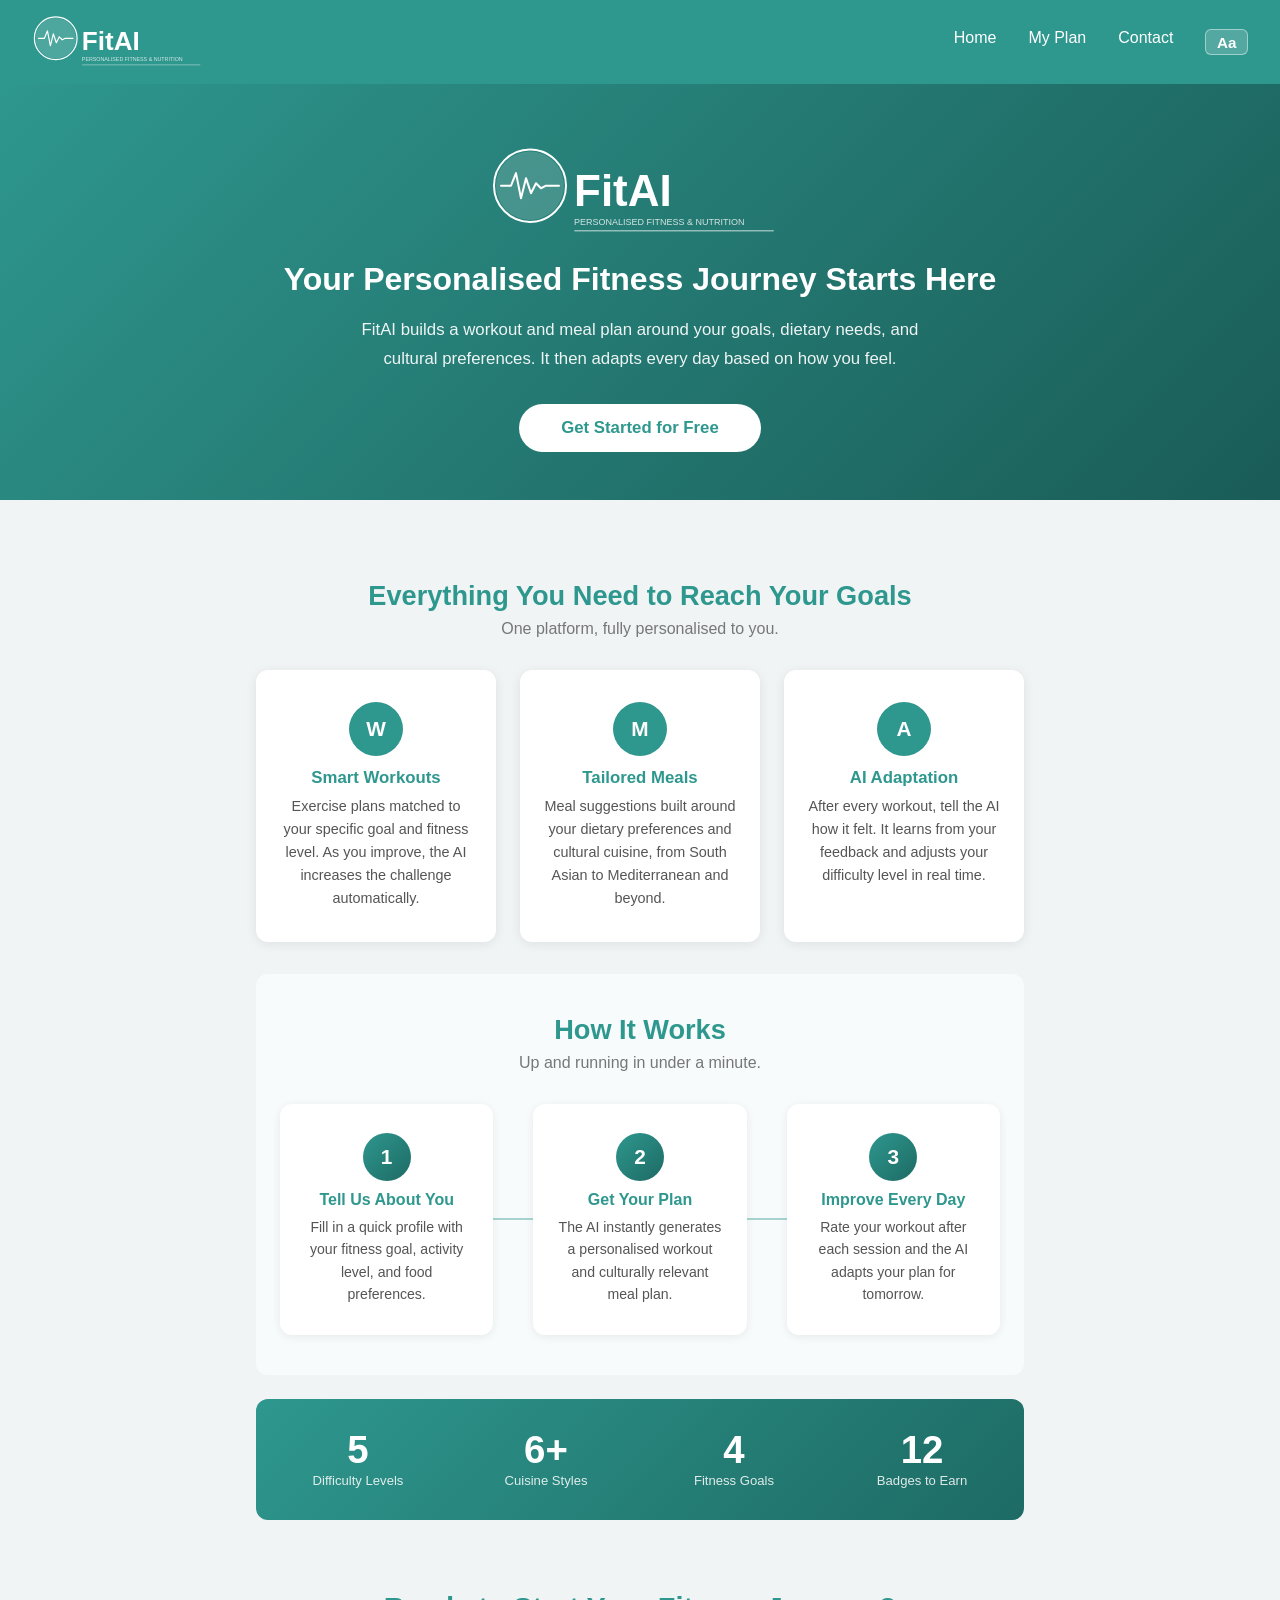
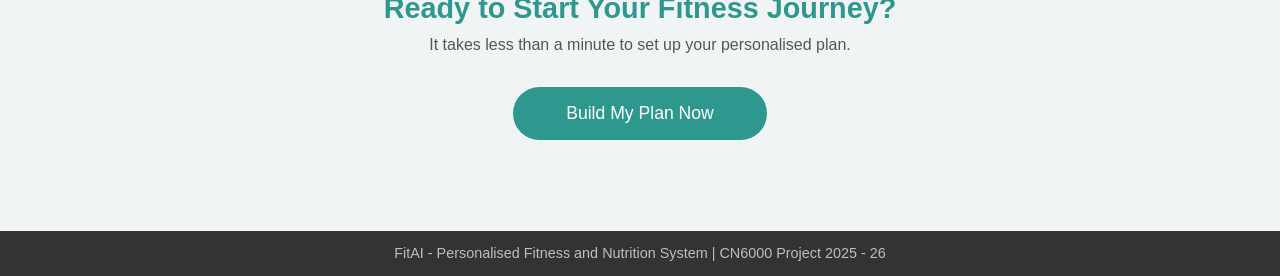
<file: index.html>
<!DOCTYPE html>
<html lang="en">

<head>
    <title>FitAI - Personalised Fitness</title>
    <meta charset="UTF-8">
    <meta name="viewport" content="width=device-width, initial-scale=1.0">
    <link rel="stylesheet" href="style.css">
</head>

<body>

    <header>
        <h1><a href="index.html" class="header-title-link"><img src="fitai_logo_white.svg" alt="FitAI" class="header-logo"></a></h1>
        <nav>
            <ul>
                <li><a href="index.html">Home</a></li>
                <li><a href="setup.html">My Plan</a></li>
                <li><a href="contact.html">Contact</a></li>
                <li>
                    <div class="accessibility-wrapper">
                        <button class="accessibility-btn" onclick="toggleAccessibilityPanel()" title="Accessibility Options">Aa</button>
                        <div class="accessibility-panel" id="accessibilityPanel" style="display:none;">
                            <p class="acc-panel-title">Accessibility</p>
                            <button id="acc_darkBtn"     class="acc-option" onclick="toggleDarkMode()">Dark Mode</button>
                            <button id="acc_largeBtn"    class="acc-option" onclick="toggleLargeText()">Larger Text</button>
                            <button id="acc_contrastBtn" class="acc-option" onclick="toggleHighContrast()">High Contrast</button>
                        </div>
                    </div>
                </li>
            </ul>
        </nav>
    </header>

    <!--Hero - full width teal gradient-->
    <section class="hero">
        <div class="hero-text">
            <img src="fitai_logo_white.svg" alt="FitAI" class="hero-logo">
            <h2 class="hero-headline">Your Personalised Fitness Journey Starts Here</h2>
            <p class="hero-sub">
                FitAI builds a workout and meal plan around your goals, dietary needs, and
                cultural preferences. It then adapts every day based on how you feel.
            </p>
            <a href="setup.html" class="hero-cta">Get Started for Free</a>
        </div>
    </section>

    <main>

        <!--Features section-->
        <section class="landing-section">
            <h2 class="section-heading">Everything You Need to Reach Your Goals</h2>
            <p class="section-sub">One platform, fully personalised to you.</p>

            <div class="features-grid">

                <div class="feature-card">
                    <div class="feature-icon-circle">W</div>
                    <h3>Smart Workouts</h3>
                    <p>
                        Exercise plans matched to your specific goal and fitness level.
                        As you improve, the AI increases the challenge automatically.
                    </p>
                </div>

                <div class="feature-card">
                    <div class="feature-icon-circle">M</div>
                    <h3>Tailored Meals</h3>
                    <p>
                        Meal suggestions built around your dietary preferences and cultural
                        cuisine, from South Asian to Mediterranean and beyond.
                    </p>
                </div>

                <div class="feature-card">
                    <div class="feature-icon-circle">A</div>
                    <h3>AI Adaptation</h3>
                    <p>
                        After every workout, tell the AI how it felt. It learns from your
                        feedback and adjusts your difficulty level in real time.
                    </p>
                </div>

            </div>
        </section>

        <!--How it works section-->
        <section class="landing-section landing-section-alt">
            <h2 class="section-heading">How It Works</h2>
            <p class="section-sub">Up and running in under a minute.</p>

            <div class="steps-grid">

                <div class="step-card">
                    <div class="step-number">1</div>
                    <h3>Tell Us About You</h3>
                    <p>Fill in a quick profile with your fitness goal, activity level, and food preferences.</p>
                </div>

                <div class="step-connector"></div>
                <!--Arrow between steps - hidden on mobile-->

                <div class="step-card">
                    <div class="step-number">2</div>
                    <h3>Get Your Plan</h3>
                    <p>The AI instantly generates a personalised workout and culturally relevant meal plan.</p>
                </div>

                <div class="step-connector"></div>

                <div class="step-card">
                    <div class="step-number">3</div>
                    <h3>Improve Every Day</h3>
                    <p>Rate your workout after each session and the AI adapts your plan for tomorrow.</p>
                </div>

            </div>
        </section>

        <!--Stats row-->
        <section class="stats-section">
            <div class="stat-item">
                <span class="stat-number">5</span>
                <span class="stat-label">Difficulty Levels</span>
            </div>
            <div class="stat-item">
                <span class="stat-number">6+</span>
                <span class="stat-label">Cuisine Styles</span>
            </div>
            <div class="stat-item">
                <span class="stat-number">4</span>
                <span class="stat-label">Fitness Goals</span>
            </div>
            <div class="stat-item">
                <span class="stat-number">12</span>
                <span class="stat-label">Badges to Earn</span>
            </div>
        </section>

        <!--Final call to action-->
        <section class="final-cta-section">
            <h2>Ready to Start Your Fitness Journey?</h2>
            <p style="color:#555; margin-bottom:1.5em;">
                It takes less than a minute to set up your personalised plan.
            </p>
            <a href="setup.html" class="btn final-cta-btn">Build My Plan Now</a>
        </section>

    </main>

    <footer>
        <p>FitAI - Personalised Fitness and Nutrition System | CN6000 Project 2025 - 26</p>
    </footer>

    <script src="app.js"></script>

</body>
</html>
</file>
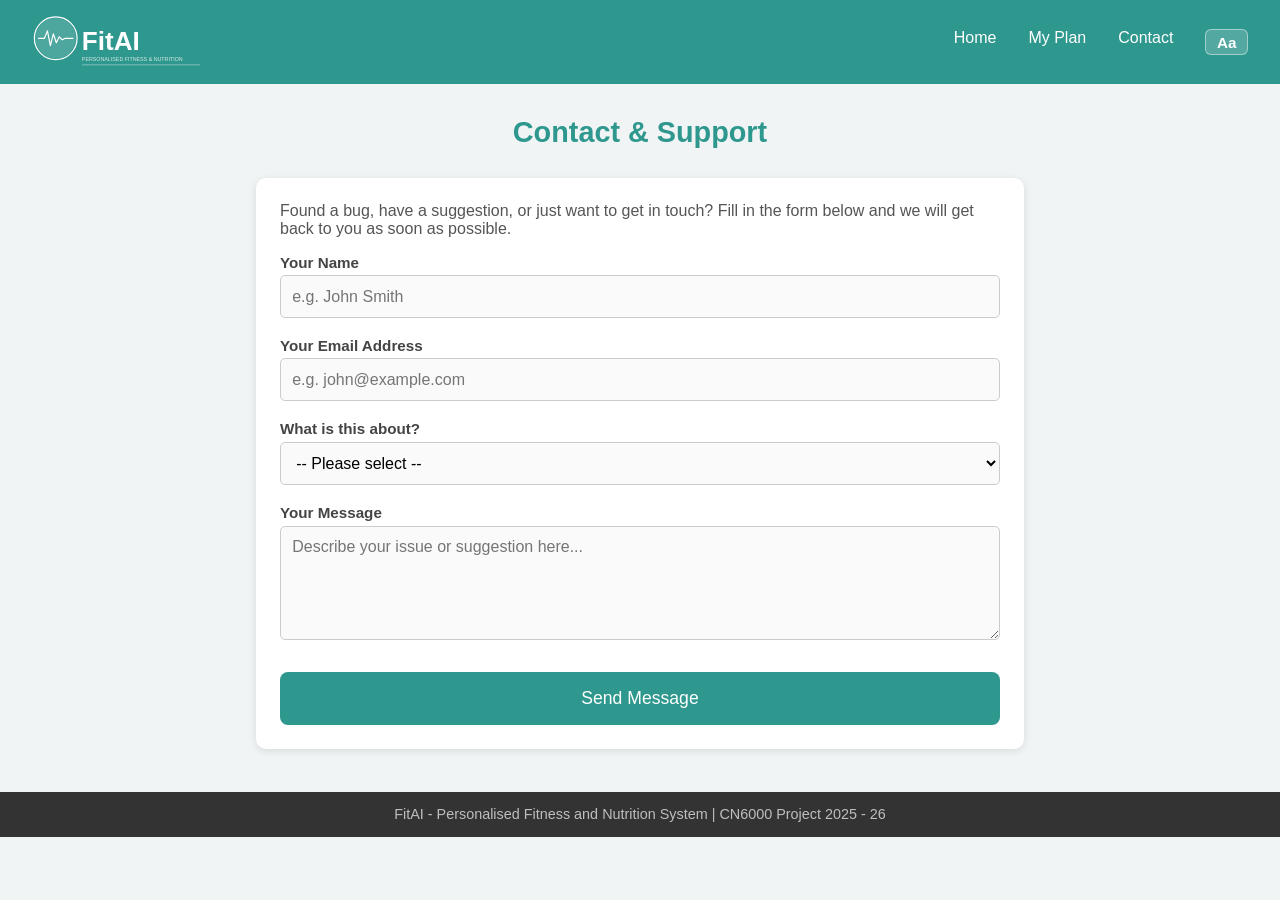
<file: contact.html>
<!DOCTYPE html>
<html lang="en">

<head>
    <title>FitAI - Contact &amp; Support</title>
    <meta charset="UTF-8">
    <meta name="viewport" content="width=device-width, initial-scale=1.0">
    <link rel="stylesheet" href="style.css">
</head>

<body>

    <header>
        <h1><a href="index.html" class="header-title-link"><img src="fitai_logo_white.svg" alt="FitAI" class="header-logo"></a></h1>
        <nav>
            <ul>
                <li><a href="index.html">Home</a></li>
                <li><a href="setup.html">My Plan</a></li>
                <li><a href="contact.html">Contact</a></li>
                <li>
                    <div class="accessibility-wrapper">
                        <button class="accessibility-btn" onclick="toggleAccessibilityPanel()" title="Accessibility Options">Aa</button>
                        <div class="accessibility-panel" id="accessibilityPanel" style="display:none;">
                            <p class="acc-panel-title">Accessibility</p>
                            <button id="acc_darkBtn"     class="acc-option" onclick="toggleDarkMode()">Dark Mode</button>
                            <button id="acc_largeBtn"    class="acc-option" onclick="toggleLargeText()">Larger Text</button>
                            <button id="acc_contrastBtn" class="acc-option" onclick="toggleHighContrast()">High Contrast</button>
                        </div>
                    </div>
                </li>
            </ul>
        </nav>
    </header>

    <main>

        <h2>Contact &amp; Support</h2>

        <div class="card">

            <p style="margin-bottom: 1em; color: #555;">
                Found a bug, have a suggestion, or just want to get in touch?
                Fill in the form below and we will get back to you as soon as possible.
            </p>

            <form id="contactForm">

                <label for="contactName">Your Name</label>
                <input type="text" id="contactName" placeholder="e.g. John Smith" required>
                <p class="field-error" id="contactNameError" style="display:none;">
                    Please enter your name before sending.
                </p>

                <label for="contactEmail">Your Email Address</label>
                <input type="email" id="contactEmail" placeholder="e.g. john@example.com" required>
                <p class="field-error" id="contactEmailError" style="display:none;">
                    Please enter a valid email address so we can reply to you.
                </p>

                <label for="issueType">What is this about?</label>
                <select id="issueType" required>
                    <option value="">-- Please select --</option>
                    <option value="bug">I found a bug</option>
                    <option value="suggestion">I have a suggestion</option>
                    <option value="meal">Question about my meal plan</option>
                    <option value="workout">Question about my workout plan</option>
                    <option value="other">Something else</option>
                </select>
                <p class="field-error" id="issueTypeError" style="display:none;">
                    Please select what your message is about.
                </p>

                <label for="contactMessage">Your Message</label>
                <textarea
                    id="contactMessage"
                    placeholder="Describe your issue or suggestion here..."
                    rows="5"
                    required
                    style="width:100%; padding:0.7em; border:1px solid #ccc; border-radius:5px;
                           font-size:1em; font-family:Arial,sans-serif; background:#fafafa;
                           resize:vertical; margin-bottom:1.2em;"></textarea>
                <p class="field-error" id="contactMessageError" style="display:none;">
                    Please enter a message before sending.
                </p>

                <button type="submit" class="btn">Send Message</button>

            </form>

            <!--This box is hidden until the form is successfully submitted-->
            <div class="result-message" id="contactSuccess" style="display:none;">
                <strong>Message sent! Thank you.</strong><br>
                We have received your message and will be in touch shortly.
                In the meantime, head back to your
                <a href="dashboard.html" style="color:#2e978e;">personalised plan</a>.
            </div>

        </div>

    </main>

    <footer>
        <p>FitAI - Personalised Fitness and Nutrition System | CN6000 Project 2025 - 26</p>
    </footer>

    <script src="app.js"></script>

    <script>
        // Pre-fill the name field if the user already has a saved profile
        var profile = loadProfile();
        if (profile !== null) {
            document.getElementById("contactName").value = profile.name;
        }

        var contactForm = document.getElementById("contactForm");

        // Helper functions to show and hide individual field errors
        function showErr(id) { document.getElementById(id).style.display = "block"; }
        function hideErr(id) { document.getElementById(id).style.display = "none"; }

        contactForm.addEventListener("submit", function(event) {
            event.preventDefault();
            // event.preventDefault stops the page from refreshing on submit

            var name      = document.getElementById("contactName").value.trim();
            var email     = document.getElementById("contactEmail").value.trim();
            var issueType = document.getElementById("issueType").value;
            var message   = document.getElementById("contactMessage").value.trim();

            // Hide all errors first so we start fresh
            hideErr("contactNameError");
            hideErr("contactEmailError");
            hideErr("issueTypeError");
            hideErr("contactMessageError");

            // Validate each field and show a friendly message if something is missing
            if (name === "") { showErr("contactNameError"); return; }

            // Basic email check - must contain @ and a dot after it
            if (email === "" || email.indexOf("@") === -1 || email.indexOf(".") === -1) {
                showErr("contactEmailError");
                return;
            }

            if (issueType === "") { showErr("issueTypeError"); return; }
            if (message === "")   { showErr("contactMessageError"); return; }

            // All validation passed - hide the form and show the success message
            // In a real deployment this is where the data would be sent to a server
            contactForm.style.display = "none";
            document.getElementById("contactSuccess").style.display = "block";
        });
    </script>

</body>
</html>
</file>
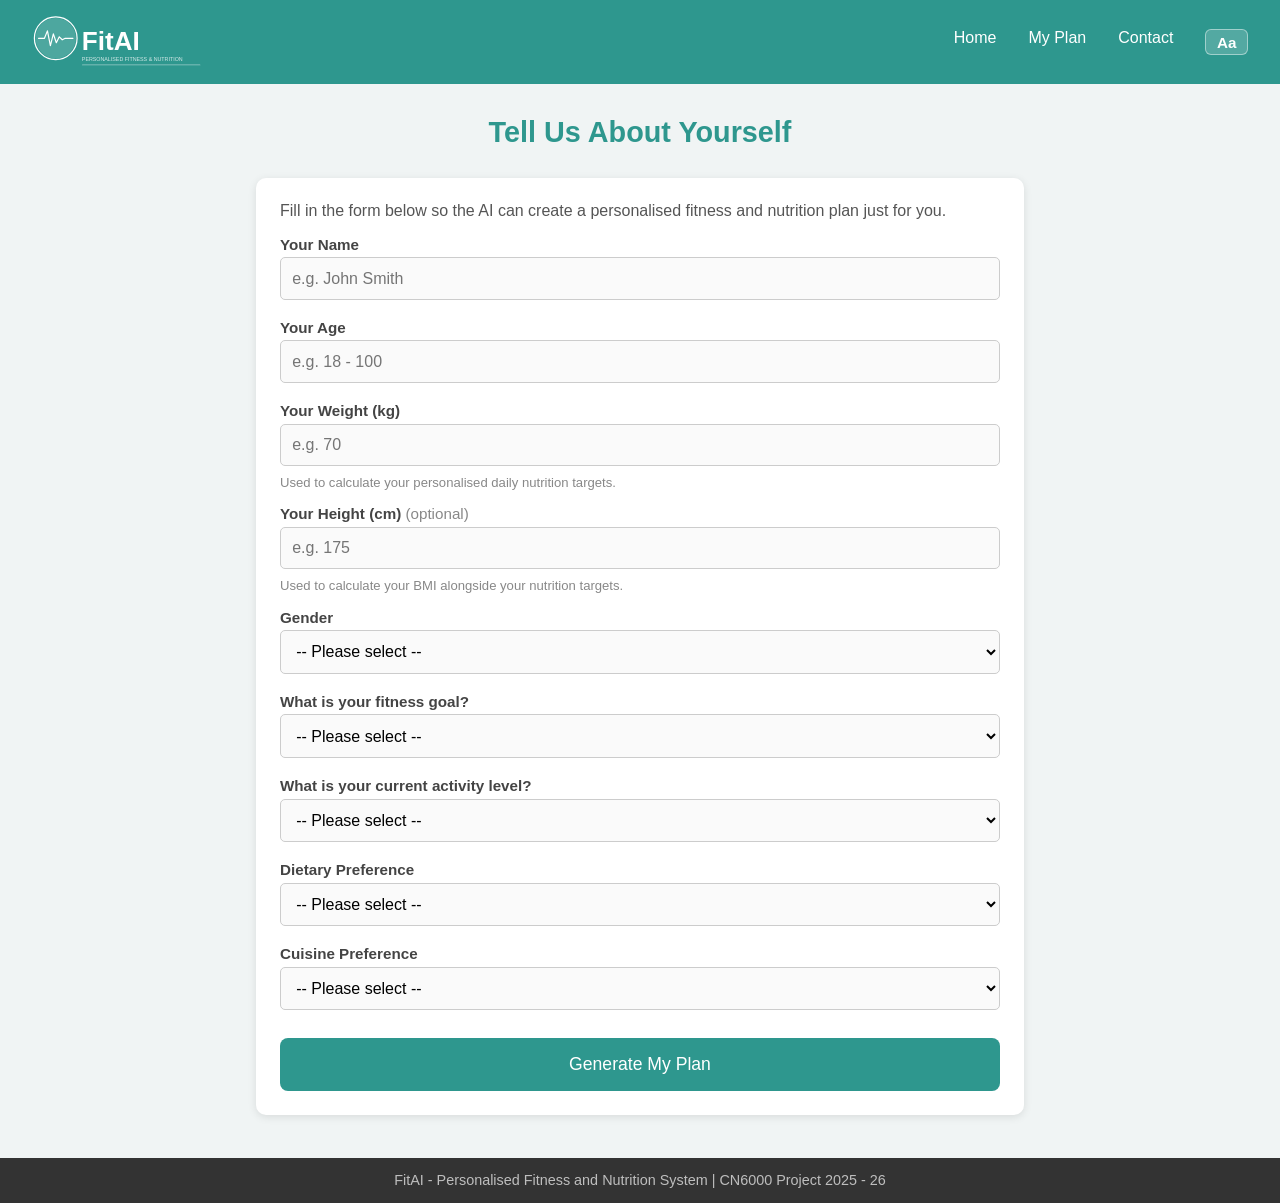
<file: dashboard.html>
<!DOCTYPE html>
    <!--This line tells the browser this is an HTML5 document-->
    <html lang="en">

    <head>
        <!--The head section contains settings - nothing here is visible on the page-->
        <title>FitAI - My Plan</title>
        <!--Sets the text shown on the browser tab-->
        <meta charset="UTF-8">
        <!--Makes sure all characters display correctly-->
        <meta name="viewport" content="width=device-width, initial-scale=1.0">
        <!--Makes the page display correctly on mobile phones and tablets-->
        <link rel="stylesheet" href="style.css">
        <!--Links the CSS file that controls how the page looks-->
    </head>

    <body>
        <!--Everything inside the body tag is visible on the page-->

        <header>
            <!--The header shows the site name and navigation links-->
            <h1><a href="index.html" class="header-title-link"><img src="fitai_logo_white.svg" alt="FitAI" class="header-logo"></a></h1>
            <nav>
                <ul>
                    <li><a href="index.html">Home</a></li>
                    <!--Link back to the profile form-->
                    <li><a href="setup.html">My Plan</a></li>
                    <!--Link to this page-->
                    <li><a href="contact.html">Contact</a></li>
                    <li>
                        <div class="accessibility-wrapper">
                            <button class="accessibility-btn" onclick="toggleAccessibilityPanel()" title="Accessibility Options">Aa</button>
                            <div class="accessibility-panel" id="accessibilityPanel" style="display:none;">
                                <p class="acc-panel-title">Accessibility</p>
                                <button id="acc_darkBtn"     class="acc-option" onclick="toggleDarkMode()">Dark Mode</button>
                                <button id="acc_largeBtn"    class="acc-option" onclick="toggleLargeText()">Larger Text</button>
                                <button id="acc_contrastBtn" class="acc-option" onclick="toggleHighContrast()">High Contrast</button>
                            </div>
                        </div>
                    </li>
                    <!--Link to the feedback page-->
                </ul>
            </nav>
        </header>
        <!--End of the header-->

        <main>
            <!--The main tag holds the main content of this page-->

            <h2>Your Personalised Plan</h2>
            <!--The heading for this page-->

            <p class="welcome" id="welcomeMessage"></p>
            <!--This paragraph will be filled in by JavaScript with the user's name-->

            <div class="message-banner" id="motivationalBanner">
                <!--This is the large coloured message banner - colour changes based on difficulty level-->
                <!--JavaScript adds a class like "message-banner-3" to set the correct colour-->
                <p id="motivationalMessage"></p>
                <!--The motivational message text is inserted here by JavaScript-->
            </div>
            <!--End of the message banner-->

            <div class="card">
                <!--This card shows the AI difficulty level-->

                <p>
                    AI Difficulty Level:
                    <span class="difficulty-badge" id="difficultyBadge"></span>
                    <!--The badge text and colour will be set by JavaScript-->
                </p>

                <p style="margin-top: 0.5em; color: #555; font-size: 0.9em;">
                    This level is automatically adjusted by the AI based on your workout feedback.
                </p>
                <!--Explains to the user why the level changes-->

                <div class="athlete-badge" id="athleteBadge" style="display: none;">
                    <!--This gold badge is hidden by default-->
                    <!--JavaScript will show it only when the user reaches level 5-->
                    You have reached ELITE level! You are a true athlete - maximum difficulty unlocked!
                </div>

            </div>
            <!--End of the difficulty and motivation card-->

            <div class="card">
                <!--This card shows today's workout exercises-->
                <h3>Today's Workout</h3>
                <ul id="workoutList">
                    <!--The exercises will be added here by JavaScript-->
                </ul>
            </div>
            <!--End of the workout card-->

            <div class="card">
                <!--This card shows today's meal plan-->
                <h3>Today's Meal Plan</h3>

                <ul id="mealList">
                    <!--The meals (breakfast, lunch, dinner) will be added here by JavaScript-->
                </ul>

                <button class="btn-nutrition" onclick="toggleNutrition()">
                    View Nutrition Info
                </button>
                <!--This button shows or hides the nutrition information below-->
                <!--onclick="toggleNutrition()" means it calls the toggleNutrition function when clicked-->

                <div class="nutrition-panel" id="nutritionPanel">
                    <!--This panel is hidden by default - toggleNutrition() makes it visible-->

                    <h4>Approximate Daily Nutrition</h4>
                    <!--Heading for the nutrition section-->

                    <div class="nutrition-grid">
                        <!--The four nutrition boxes sit side by side inside this grid-->

                        <div class="nutrition-item">
                            <!--Box showing calories-->
                            <span class="nutrition-value" id="nutCalories"></span>
                            <!--Value filled in by JavaScript-->
                            <span class="nutrition-label">Calories</span>
                        </div>

                        <div class="nutrition-item">
                            <!--Box showing protein-->
                            <span class="nutrition-value" id="nutProtein"></span>
                            <span class="nutrition-label">Protein</span>
                        </div>

                        <div class="nutrition-item">
                            <!--Box showing carbohydrates-->
                            <span class="nutrition-value" id="nutCarbs"></span>
                            <span class="nutrition-label">Carbohydrates</span>
                        </div>

                        <div class="nutrition-item">
                            <!--Box showing fat-->
                            <span class="nutrition-value" id="nutFat"></span>
                            <span class="nutrition-label">Fat</span>
                        </div>

                    </div>
                    <!--End of the nutrition grid-->

                    <p style="font-size: 0.83em; color: #888; margin-top: 0.8em; text-align: center;">
                        These are approximate values and may vary based on portion sizes and cooking methods.
                    </p>
                    <!--Small disclaimer about the nutrition estimates-->

                </div>
                <!--End of the nutrition panel-->

                <div class="nutrition-extra" id="nutritionExtra" style="display:none;">
                    <div class="nutrition-extra-item" id="waterItem" style="display:none;">
                        <span class="nutrition-extra-value" id="nutWater">—</span>
                        <span class="nutrition-extra-label">Daily Water Target</span>
                    </div>
                    <div class="nutrition-extra-item" id="bmiItem" style="display:none;">
                        <span class="nutrition-extra-value" id="nutBMI">—</span>
                        <span class="nutrition-extra-label">Your BMI</span>
                    </div>
                </div>
                <!--Water target and BMI are always visible, no button needed-->

                <p style="font-size:0.82em; color:#888; margin-top:0.8em;">
                    Weight or height changed?
                    <a href="setup.html" style="color:#2e978e;">Update your details</a>
                    — your targets will recalculate automatically.
                </p>

            </div>
            <!--End of the meal card-->

            <div class="card">
                <!--This card shows the user's current streak and a rest day notice if needed-->
                <h3>Your Streak</h3>

                <div class="streak-display">
                    <span class="streak-number" id="streakNumber">0</span>
                    <span class="streak-label" id="streakLabel">sessions completed</span>
                </div>
                <!--The number and label are filled in by JavaScript below-->

                <div id="streakStatus" style="margin-top:1em;"></div>
                <!--Streak safe / countdown indicator — filled in by JavaScript-->

                <div class="rest-day-notice" id="restDayNotice" style="display: none;">
                    <!--This notice is hidden by default - shown if streak reaches 3 or more-->
                    <strong>Recovery Reminder</strong>
                    You have completed <span id="restDayStreakCount"></span> days in a row.
                    Rest is just as important as training. Your muscles grow and repair during recovery.
                    Consider a light stretching or walking session if your body needs it.
                </div>

            </div>
            <!--End of streak card-->

            <div class="card">
                <!--This card shows the last 7 difficulty levels as a visual bar chart-->
                <h3>Your Progress (Last 7 Sessions)</h3>

                <div class="history-bars" id="historyBars">
                    <!--The bars will be built here by JavaScript-->
                    <!--If no history exists yet, a message is shown instead-->
                </div>

                <p style="text-align: center; color: #888; font-size: 0.83em; margin-top: 0.5em;">
                    Each bar shows your difficulty level for that session. Watch yourself improve over time!
                </p>

            </div>
            <!--End of progress history card-->

            <div class="card">
                <!--Activity calendar showing trained / rest / missed days-->
                <h3>Activity Calendar</h3>
                <p style="color:#555; font-size:0.92em; margin-bottom:0.3em;">
                    Your training activity over the last 4 weeks.
                </p>
                <div class="calendar-grid" id="calendarGrid"></div>
                <div class="calendar-legend">
                    <div class="legend-item"><div class="legend-dot cal-trained"></div> Trained</div>
                    <div class="legend-item"><div class="legend-dot cal-rest"></div> Rest Day</div>
                    <div class="legend-item"><div class="legend-dot cal-missed"></div> Missed</div>
                    <div class="legend-item"><div class="legend-dot cal-inactive"></div> Before you started</div>
                </div>
            </div>
            <!--End of activity calendar card-->


            <div class="card">
                <!--This card shows all-time personal records-->
                <h3>Personal Records</h3>
                <div class="records-grid">
                    <div class="record-item">
                        <span class="record-value" id="recSessions">0</span>
                        <span class="record-label">Total Sessions</span>
                    </div>
                    <div class="record-item">
                        <span class="record-value" id="recBestDiff">—</span>
                        <span class="record-label">Best Streak</span>
                    </div>
                    <div class="record-item">
                        <span class="record-value" id="recBadges">0</span>
                        <span class="record-label">Badges Earned</span>
                    </div>
                </div>
            </div>
            <!--End of personal records card-->

            <div class="card">
                <!--This card shows all available badges and which ones have been earned-->
                <h3>Your Badges</h3>
                <p style="color: #555; font-size: 0.92em; margin-bottom: 0.5em;">
                    Earn badges by completing workouts and increasing your difficulty level.
                </p>

                <div class="badges-grid" id="badgesGrid">
                    <!--Badge tiles are built here by JavaScript-->
                </div>

            </div>
            <!--End of badges card-->

            <div class="card" id="secondSessionWarning" style="display:none; border-left:4px solid #e67e22; margin-top:1em;">
                <h3 style="color:#e67e22; margin-bottom:0.6em;">You've Already Trained Today</h3>
                <p style="color:#555; margin-bottom:1.2em;">
                    You have already completed a session today. Rest and recovery are just as important as training.
                    Your muscles grow and repair while you rest, and doing too much too soon can increase your risk of injury.
                    It is generally recommended to stick to one session per day.
                    Are you sure you want to log another session?
                </p>
                <div style="display:flex; gap:1em; flex-wrap:wrap;">
                    <a href="feedback.html" class="btn" style="background:#e67e22; border-color:#e67e22;">Yes, Log Another Session</a>
                    <button onclick="document.getElementById('secondSessionWarning').style.display='none'; document.getElementById('workoutBtn').style.display='block';"
                            style="padding:0.75em 1.5em; background:#888; color:#fff; border:none; border-radius:6px; font-size:1em; cursor:pointer;">
                        Cancel
                    </button>
                </div>
            </div>

            <div id="restDayBanner" class="rest-day-today-notice" style="display:none;">
                <strong>Today is your scheduled rest day.</strong>
                Your streak is protected — enjoy the recovery! You can still log a session below if you decide to train.
            </div>

            <button class="btn" id="workoutBtn" onclick="checkBeforeWorkout()">I've Completed Today's Workout</button>

            <div class="rest-day-section">
                <button class="btn-rest" id="restDayBtn" onclick="toggleRestDayTomorrow()">
                    Schedule a Rest Day Tomorrow
                </button>
                <p id="restDayMsg" style="display:none; margin-top:0.5em; font-size:0.85em; color:#2471a3;">
                    Tomorrow is marked as a rest day — your streak will be safe.
                    <button onclick="toggleRestDayTomorrow()" style="background:none; border:none; color:#e74c3c; cursor:pointer; font-size:1em; text-decoration:underline; padding:0;">Undo</button>
                </p>
            </div>

            <div class="reset-section">
                <button class="btn-reset" onclick="showResetConfirm()">Reset My Profile</button>
            </div>

            <div class="card reset-confirm-card" id="resetConfirmCard" style="display:none;">
                <h3 style="color:#c0392b; margin-bottom:0.6em;">Are you sure?</h3>
                <p style="color:#555; margin-bottom:1.2em;">
                    This will permanently delete all your data including your profile, workout history, streak, and badges.
                    This cannot be undone.
                </p>
                <div style="display:flex; gap:1em; flex-wrap:wrap;">
                    <button onclick="confirmReset()"
                            style="padding:0.75em 1.5em; background:#c0392b; color:#fff; border:none; border-radius:6px; font-size:1em; cursor:pointer; font-weight:600;">
                        Yes, Delete Everything
                    </button>
                    <button onclick="document.getElementById('resetConfirmCard').style.display='none';"
                            style="padding:0.75em 1.5em; background:#888; color:#fff; border:none; border-radius:6px; font-size:1em; cursor:pointer;">
                        Cancel
                    </button>
                </div>
            </div>

        </main>
        <!--End of the main section-->

        <footer>
            <!--The footer appears at the bottom of every page-->
            <p>FitAI - Personalised Fitness and Nutrition System | CN6000 Project 2025 - 26</p>
        </footer>
        <!--End of the footer-->

        <script src="app.js"></script>
        <!--Loads the app.js file which contains all the AI functions and data-->

        <script>
            // This script runs on the dashboard page to display the user's personalised plan

            // Load the user's saved profile from the browser's memory
            var profile = loadProfile();

            // If no profile is found, the user has not filled in the form yet
            // Send them back to the form so they can fill in their details
            if (profile === null) {
                window.location.href = "setup.html";
            }

            // Get the current AI difficulty level
            var difficulty = getDifficulty();

            // Get the meal data for today (includes breakfast, lunch, dinner, and nutrition)
            // profile.cuisine is passed so the AI can return culturally relevant meals
            var meals = getMeal(profile.diet, profile.goal, profile.cuisine);

            // Show the welcome message using the user's name
            document.getElementById("welcomeMessage").textContent =
                "Welcome, " + profile.name + "! Here is your personalised plan for today.";

            // Show the motivational message for the current difficulty level
            document.getElementById("motivationalMessage").textContent =
                getMotivationalMessage(difficulty);

            // Apply the correct colour class to the banner based on difficulty level
            // e.g. difficulty 3 adds class "message-banner-3" which makes it green
            document.getElementById("motivationalBanner").classList.add("message-banner-" + difficulty);

            // Show the difficulty level in the badge
            var badge = document.getElementById("difficultyBadge");
            badge.textContent = difficulty + " / 5";

            // If the user is at level 5, change the badge colour to gold and show the athlete message
            if (difficulty === 5) {
                badge.classList.add("difficulty-badge-elite");
                // classList.add adds an extra CSS class to change the colour to gold
                document.getElementById("athleteBadge").style.display = "block";
                // style.display = "block" makes the hidden athlete badge visible
            }

            // Get the list of exercises for this user's goal and current difficulty level
            var exercises = getWorkout(profile.goal, difficulty);

            // Find the workout list element on the page
            var workoutList = document.getElementById("workoutList");

            // Loop through each exercise and add it to the list on the page
            for (var i = 0; i < exercises.length; i++) {
                var listItem = document.createElement("li");
                // document.createElement creates a new HTML element
                listItem.textContent = exercises[i];
                // Set the text of the list item to the exercise name
                workoutList.appendChild(listItem);
                // appendChild adds the new item to the end of the list
            }

            // Find the meal list element on the page
            var mealList = document.getElementById("mealList");

            // Create and add a list item for breakfast
            var breakfastItem = document.createElement("li");
            breakfastItem.textContent = "Breakfast: " + meals.breakfast;
            mealList.appendChild(breakfastItem);

            // Create and add a list item for lunch
            var lunchItem = document.createElement("li");
            lunchItem.textContent = "Lunch: " + meals.lunch;
            mealList.appendChild(lunchItem);

            // Create and add a list item for dinner
            var dinnerItem = document.createElement("li");
            dinnerItem.textContent = "Dinner: " + meals.dinner;
            mealList.appendChild(dinnerItem);

            // Use personalised targets if the user provided their weight, otherwise fall back to meal defaults
            var nutrition = meals.nutrition;
            if (profile.weight) {
                var personalised = getWeightTargets(profile.weight, profile.goal);
                if (personalised !== null) { nutrition = personalised; }
            }

            document.getElementById("nutCalories").textContent = nutrition.calories;
            document.getElementById("nutProtein").textContent  = nutrition.protein;
            document.getElementById("nutCarbs").textContent    = nutrition.carbs;
            document.getElementById("nutFat").textContent      = nutrition.fat;

            // This function shows or hides the nutrition panel when the button is clicked
            function toggleNutrition() {
                var panel = document.getElementById("nutritionPanel");
                // Find the nutrition panel on the page

                if (panel.style.display === "none" || panel.style.display === "") {
                    // If the panel is currently hidden, show it
                    panel.style.display = "block";
                } else {
                    // If the panel is currently visible, hide it
                    panel.style.display = "none";
                }
            }

            // ===== STREAK DISPLAY =====

            // Get the user's current streak count from localStorage
            var streak = getStreak();

            // Show the streak number in the large teal number on the page
            document.getElementById("streakNumber").textContent = streak;

            // Change the label text depending on whether the streak is 1 session or more
            if (streak === 1) {
                document.getElementById("streakLabel").textContent = "session completed";
            } else {
                document.getElementById("streakLabel").textContent = "sessions completed";
            }

            // If the streak is 3 or more, show the rest day advisory box
            if (shouldSuggestRestDay()) {
                document.getElementById("restDayStreakCount").textContent = streak;
                // Fill in the streak number inside the advisory message
                document.getElementById("restDayNotice").style.display = "block";
                // Make the yellow advisory box visible
            }

            // ===== STREAK COUNTDOWN =====

            function getMsUntilMidnight() {
                var now      = new Date();
                var midnight = new Date(now.getFullYear(), now.getMonth(), now.getDate() + 1);
                return midnight.getTime() - now.getTime();
            }

            function formatCountdown(ms) {
                var totalSeconds = Math.floor(ms / 1000);
                var hours        = Math.floor(totalSeconds / 3600);
                var minutes      = Math.floor((totalSeconds % 3600) / 60);
                if (hours > 0) {
                    return hours + "h " + minutes + "m";
                }
                return minutes + "m";
            }

            function renderStreakStatus() {
                var statusEl  = document.getElementById("streakStatus");
                if (!statusEl) { return; }

                var todayNum     = getTodayDayNumber();
                var restDays     = getRestDays();
                var tomorrowRest = restDays.indexOf(todayNum + 1) !== -1;

                // No streak yet — nothing to show
                if (streak === 0) { statusEl.innerHTML = ""; return; }

                // Today is a scheduled rest day — streak is safe
                if (restDays.indexOf(todayNum) !== -1) {
                    statusEl.innerHTML =
                        '<div class="streak-status streak-safe">' +
                        '<span class="streak-status-dot"></span>' +
                        'Today is your rest day — streak is safe. Enjoy the recovery!' +
                        '</div>';
                    return;
                }

                // Already trained today — streak is safe
                if (hasWorkedOutToday()) {
                    var safeMsg = 'Streak safe — you have already trained today!';
                    if (tomorrowRest) { safeMsg += ' Rest day scheduled for tomorrow.'; }
                    statusEl.innerHTML =
                        '<div class="streak-status streak-safe">' +
                        '<span class="streak-status-dot"></span>' + safeMsg +
                        '</div>';
                    return;
                }

                // Haven't trained yet — show countdown
                var ms          = getMsUntilMidnight();
                var timeLeft    = formatCountdown(ms);
                var urgentClass = ms < 2 * 60 * 60 * 1000 ? "streak-urgent" : "streak-warning";
                var extraNote   = tomorrowRest ? ' Rest day scheduled for tomorrow.' : '';

                statusEl.innerHTML =
                    '<div class="streak-status ' + urgentClass + '">' +
                    '<span class="streak-status-dot"></span>' +
                    'Complete a session in the next <strong>' + timeLeft +
                    '</strong> to keep your ' + streak + '-day streak alive!' + extraNote +
                    '</div>';
            }

            renderStreakStatus();
            // Update the countdown every minute
            setInterval(renderStreakStatus, 60000);

            // ===== PROGRESS HISTORY BARS =====

            // Get the stored array of the last 7 difficulty levels
            // Note: named sessionHistory to avoid clashing with the browser's built-in window.history object
            var sessionHistory = getHistory();

            // Find the container where the bars will be placed
            var historyBarsContainer = document.getElementById("historyBars");

            if (sessionHistory.length === 0) {
                // If there is no history yet, show a simple message instead of an empty chart
                var noDataMsg = document.createElement("p");
                noDataMsg.style.textAlign = "center";
                noDataMsg.style.color = "#aaa";
                noDataMsg.style.fontSize = "0.9em";
                noDataMsg.style.width = "100%";
                noDataMsg.textContent = "No sessions recorded yet. Complete your first workout to see your progress!";
                historyBarsContainer.appendChild(noDataMsg);
            } else {
                // Loop through each difficulty level in the history and build a bar for it
                for (var h = 0; h < sessionHistory.length; h++) {
                    var level = sessionHistory[h]; // The difficulty level for this session

                    // The bar height is proportional to the level (max height = 100px at level 5)
                    // Level 1 = 20px, Level 2 = 40px, Level 3 = 60px, Level 4 = 80px, Level 5 = 100px
                    var barHeight = (level / 5) * 100;

                    // Create a wrapper div that holds the bar and the label underneath
                    var wrap = document.createElement("div");
                    wrap.className = "history-bar-wrap";

                    // Create the coloured bar itself
                    var bar = document.createElement("div");
                    bar.className = "history-bar";
                    bar.style.height = barHeight + "px";
                    // Set the height using inline style so each bar can have a different height

                    // Colour each bar to match the difficulty level - same colours as the message banners
                    // Level 1 = blue, 2 = teal, 3 = green, 4 = purple, 5 = gold
                    var barColours = { 1: "#3498db", 2: "#2e978e", 3: "#27ae60", 4: "#8e44ad", 5: "#f6a623" };
                    bar.style.backgroundColor = barColours[level] || "#2e978e";
                    // The || "#2e978e" is a fallback colour in case the level is somehow missing

                    // Create the label shown below each bar (S1, S2, S3...)
                    var label = document.createElement("span");
                    label.className = "history-bar-label";
                    label.textContent = "S" + (h + 1);
                    // h starts at 0, so we add 1 to make labels start at S1

                    // Add the bar and label into the wrapper, then add the wrapper to the page
                    wrap.appendChild(bar);
                    wrap.appendChild(label);
                    historyBarsContainer.appendChild(wrap);
                }
            }

            // ===== BADGES DISPLAY =====

            // Get the list of badge IDs the user has already earned
            var unlockedBadges = getUnlockedBadges();

            // Find the grid container where badge tiles will be placed
            var badgesGrid = document.getElementById("badgesGrid");

            // Loop through every possible badge and create a tile for each one
            for (var b = 0; b < allBadges.length; b++) {
                var badge = allBadges[b]; // The current badge object {id, name, description}

                // Check if this badge has been earned by looking for its ID in the unlocked list
                var isEarned = unlockedBadges.indexOf(badge.id) !== -1;
                // indexOf returns -1 if the item is not found in the array

                // Create a span element for the badge tile
                var tile = document.createElement("span");

                // Add the correct CSS class - earned badges are teal, locked badges are grey
                if (isEarned) {
                    tile.className = "badge-tile badge-earned";
                } else {
                    tile.className = "badge-tile badge-locked";
                }

                // Show the badge name and description as tooltip-style text
                tile.title = badge.description;
                // The title attribute shows a tooltip when the user hovers over the tile

                // Show the badge name and a lock icon if it has not been earned yet
                if (isEarned) {
                    tile.textContent = badge.name;
                } else {
                    tile.textContent = badge.name + " (locked)";
                }

                badgesGrid.appendChild(tile); // Add the tile to the grid on the page
            }

            // ===== ACTIVITY CALENDAR =====

            (function buildCalendar() {
                var todayNum     = getTodayDayNumber();
                var firstDay     = getFirstSessionDay();
                var workoutDays  = getWorkoutDays();
                var restDays     = getRestDays();
                var grid         = document.getElementById("calendarGrid");

                // Day labels — always start the grid on a Monday
                var dayLabels = ["Mon", "Tue", "Wed", "Thu", "Fri", "Sat", "Sun"];

                // Work out which Monday to start on so we always show full weeks
                // todayNum is days since epoch; epoch (Jan 1 1970) was a Thursday (day index 3)
                var todayDow  = (todayNum + 3) % 7; // 0=Mon … 6=Sun
                var gridStart = todayNum - todayDow - 21; // Monday 4 weeks ago

                // Day-of-week header row
                for (var h = 0; h < 7; h++) {
                    var lbl = document.createElement("div");
                    lbl.className   = "calendar-day-label";
                    lbl.textContent = dayLabels[h];
                    grid.appendChild(lbl);
                }

                // 28 day cells
                for (var i = 0; i < 28; i++) {
                    var dayNum = gridStart + i;
                    var cell   = document.createElement("div");
                    cell.className = "calendar-cell";

                    var dateObj  = new Date(dayNum * 86400000);
                    var dateStr  = dateObj.toLocaleDateString("en-GB", { day: "numeric", month: "short" });

                    if (dayNum > todayNum) {
                        cell.classList.add("cal-future");
                        cell.setAttribute("data-label", dateStr);
                    } else if (dayNum < firstDay) {
                        cell.classList.add("cal-inactive");
                        cell.setAttribute("data-label", dateStr);
                    } else if (workoutDays.indexOf(dayNum) !== -1) {
                        cell.classList.add("cal-trained");
                        cell.setAttribute("data-label", dateStr + " — Trained");
                    } else if (restDays.indexOf(dayNum) !== -1) {
                        cell.classList.add("cal-rest");
                        cell.setAttribute("data-label", dateStr + " — Rest Day");
                    } else {
                        cell.classList.add("cal-missed");
                        cell.setAttribute("data-label", dateStr + " — Missed");
                    }

                    grid.appendChild(cell);
                }
            })();

            // ===== REST DAY SCHEDULING =====

            var tomorrowNum = getTodayDayNumber() + 1;

            // If today is a rest day, show the soft banner (button stays visible)
            if (getRestDays().indexOf(getTodayDayNumber()) !== -1) {
                document.getElementById("restDayBanner").style.display = "block";
            }

            function refreshRestDayUI() {
                var isMarked = getRestDays().indexOf(tomorrowNum) !== -1;
                document.getElementById("restDayBtn").textContent =
                    isMarked ? "Tomorrow Marked as Rest Day" : "Schedule a Rest Day Tomorrow";
                document.getElementById("restDayMsg").style.display = isMarked ? "block" : "none";
            }

            function toggleRestDayTomorrow() {
                if (getRestDays().indexOf(tomorrowNum) !== -1) {
                    unmarkRestDay(tomorrowNum);
                } else {
                    markRestDay(tomorrowNum);
                }
                refreshRestDayUI();
                renderStreakStatus();
            }

            refreshRestDayUI();

            // Called when the user clicks "I've Completed Today's Workout"
            // If they have already done a session today, show the warning instead of navigating
            function checkBeforeWorkout() {
                if (hasWorkedOutToday()) {
                    document.getElementById("workoutBtn").style.display = "none";
                    document.getElementById("secondSessionWarning").style.display = "block";
                    document.getElementById("secondSessionWarning").scrollIntoView({ behavior: "smooth", block: "center" });
                    return;
                }
                window.location.href = "feedback.html";
            }

            // ===== PERSONAL RECORDS =====

            document.getElementById("recSessions").textContent = getTotalSessions();
            document.getElementById("recBestDiff").textContent = getBestStreak() + " days";
            document.getElementById("recBadges").textContent   = getUnlockedBadges().length + " / " + allBadges.length;

            // ===== WATER TARGET AND BMI =====

            var waterTarget = getWaterTarget(profile.weight, profile.activityLevel);
            if (waterTarget !== null) {
                document.getElementById("nutWater").textContent = waterTarget;
                document.getElementById("waterItem").style.display = "block";
                document.getElementById("nutritionExtra").style.display = "flex";
            }

            if (profile.height) {
                var bmiResult = getBMI(profile.weight, profile.height);
                if (bmiResult !== null) {
                    var bmiSpan = document.getElementById("nutBMI");
                    bmiSpan.textContent = bmiResult.value + " — " + bmiResult.category;
                    bmiSpan.classList.add(bmiResult.cssClass);
                    document.getElementById("bmiItem").style.display  = "block";
                    document.getElementById("nutritionExtra").style.display = "flex";
                }
            }

            // ===== RESET PROFILE =====

            function showResetConfirm() {
                var card = document.getElementById("resetConfirmCard");
                card.style.display = "block";
                card.scrollIntoView({ behavior: "smooth", block: "center" });
            }

            function confirmReset() {
                localStorage.clear();
                window.location.href = "index.html";
            }
        </script>
        <!--End of the page script-->

    </body>
    </html>
</file>
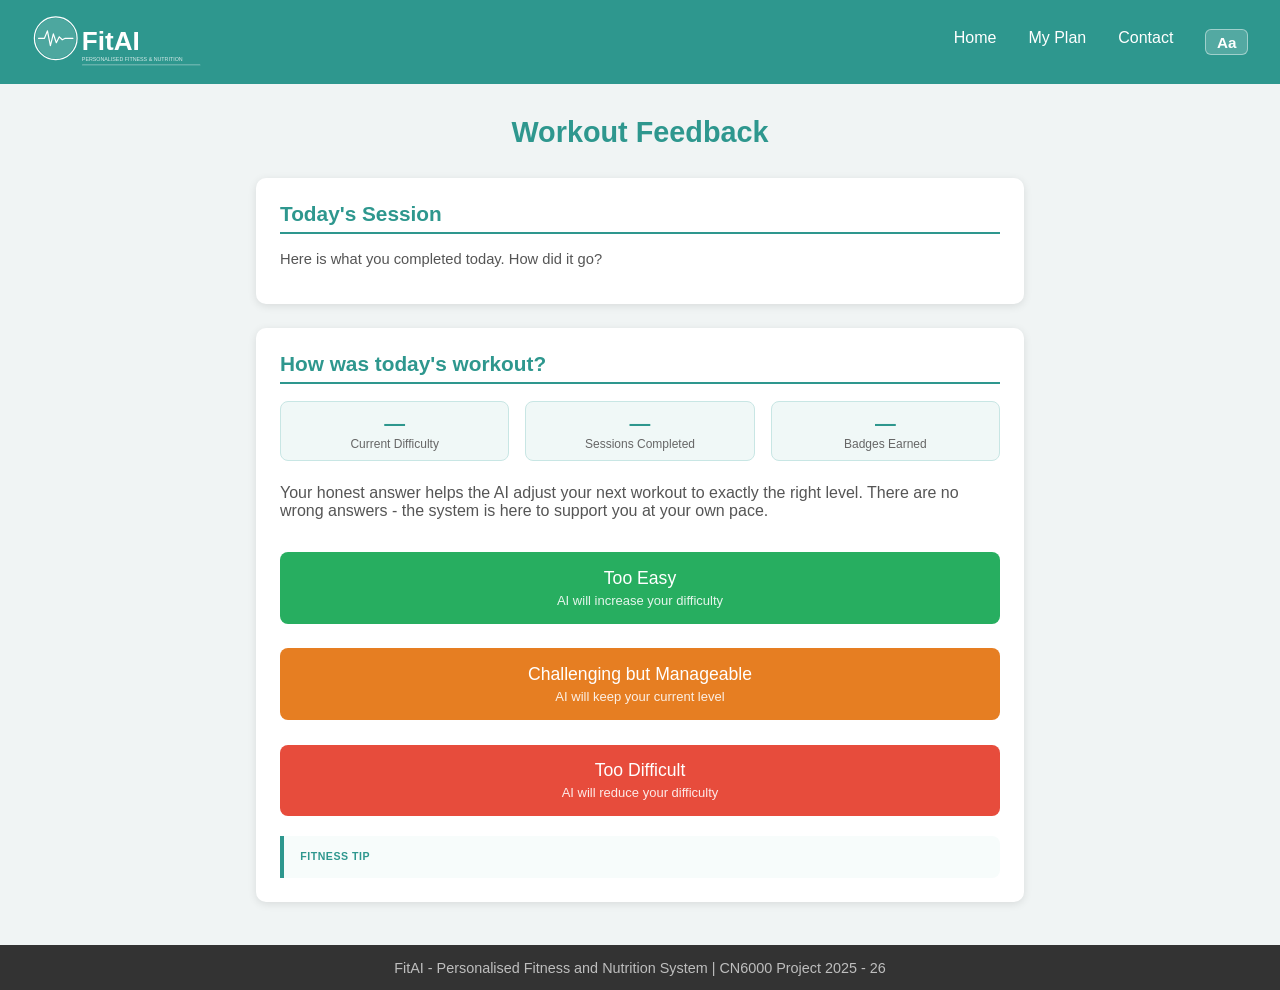
<file: feedback.html>
<!DOCTYPE html>
<!--This line tells the browser this is an HTML5 document-->
<html lang="en">

<head>
    <!--The head section contains settings - nothing here is visible on the page-->
    <title>FitAI - Feedback</title>
    <!--Sets the text shown on the browser tab-->
    <meta charset="UTF-8">
    <!--Makes sure all characters display correctly-->
    <meta name="viewport" content="width=device-width, initial-scale=1.0">
    <!--Makes the page display correctly on mobile phones and tablets-->
    <link rel="stylesheet" href="style.css">
    <!--Links the CSS file that controls how the page looks-->
</head>

<body>
    <!--Everything inside the body tag is visible on the page-->

    <header>
        <!--The header shows the site name and navigation links-->
        <h1><a href="index.html" class="header-title-link"><img src="fitai_logo_white.svg" alt="FitAI" class="header-logo"></a></h1>
        <nav>
            <ul>
                <li><a href="index.html">Home</a></li>
                <!--Link back to the profile form-->
                <li><a href="setup.html">My Plan</a></li>
                <!--Link to the dashboard page-->
                <li><a href="contact.html">Contact</a></li>
                <li>
                    <div class="accessibility-wrapper">
                        <button class="accessibility-btn" onclick="toggleAccessibilityPanel()" title="Accessibility Options">Aa</button>
                        <div class="accessibility-panel" id="accessibilityPanel" style="display:none;">
                            <p class="acc-panel-title">Accessibility</p>
                            <button id="acc_darkBtn"     class="acc-option" onclick="toggleDarkMode()">Dark Mode</button>
                            <button id="acc_largeBtn"    class="acc-option" onclick="toggleLargeText()">Larger Text</button>
                            <button id="acc_contrastBtn" class="acc-option" onclick="toggleHighContrast()">High Contrast</button>
                        </div>
                    </div>
                </li>
                <!--Link to this page-->
            </ul>
        </nav>
    </header>
    <!--End of the header-->

    <main>
        <!--The main tag holds the main content of this page-->

        <h2>Workout Feedback</h2>
        <!--The heading for this page-->

        <div class="card" id="sessionRecapCard">
            <!--Today's workout recap so the user can rate it in context-->
            <h3 id="recapHeading">Today's Session</h3>
            <p style="color:#555; font-size:0.92em; margin-bottom:0.9em;">
                Here is what you completed today. How did it go?
            </p>
            <ul id="recapWorkoutList"></ul>
        </div>
        <!--End of workout recap card-->

        <div class="card">
            <!--This card holds the feedback question and the three buttons-->

            <h3>How was today's workout?</h3>
            <!--The main question shown to the user-->

            <div class="session-strip" id="sessionStrip">
                <div class="session-strip-item">
                    <span class="session-strip-value" id="stripDifficulty">—</span>
                    <span class="session-strip-label">Current Difficulty</span>
                </div>
                <div class="session-strip-item">
                    <span class="session-strip-value" id="stripStreak">—</span>
                    <span class="session-strip-label">Sessions Completed</span>
                </div>
                <div class="session-strip-item">
                    <span class="session-strip-value" id="stripBadges">—</span>
                    <span class="session-strip-label">Badges Earned</span>
                </div>
            </div>

            <p style="margin-bottom: 1.5em; color: #555;">
                Your honest answer helps the AI adjust your next workout to exactly the right level.
                There are no wrong answers - the system is here to support you at your own pace.
            </p>
            <!--Reassuring explanation so the user gives honest feedback-->

            <div class="feedback-buttons" id="feedbackButtons">
                <!--The three buttons - each calls submitFeedback() with a different value-->

                <button class="btn btn-easy" onclick="submitFeedback('too_easy')">
                    Too Easy
                    <span class="btn-sub">AI will increase your difficulty</span>
                </button>
                <!--Green button - difficulty will go UP after clicking this-->

                <button class="btn btn-manageable" onclick="submitFeedback('manageable')">
                    Challenging but Manageable
                    <span class="btn-sub">AI will keep your current level</span>
                </button>
                <!--Orange button - difficulty will STAY THE SAME after clicking this-->

                <button class="btn btn-hard" onclick="submitFeedback('too_hard')">
                    Too Difficult
                    <span class="btn-sub">AI will reduce your difficulty</span>
                </button>
                <!--Red button - difficulty will go DOWN after clicking this-->

            </div>
            <!--End of the feedback buttons-->

            <div class="tip-card" id="fitnessTip">
                <span class="tip-label">Fitness Tip</span>
                <span id="tipText"></span>
            </div>
            <!--Rotating fitness tip shown before feedback is submitted-->

            <div class="result-message" id="resultMessage">
                <!--This box is hidden by default-->
                <!--JavaScript will fill it with a message and make it visible after the user clicks-->
            </div>
            <!--End of the result message box-->

            <div class="badge-notification" id="badgeNotification" style="display: none;">
                <!--This box is hidden by default - shown only when a new badge is earned-->
                <strong>Badge Unlocked!</strong>
                <p>You have earned the <span id="badgeNames"></span> badge! Check your badges on the dashboard.</p>
            </div>
            <!--End of the badge notification box-->

            <a href="dashboard.html" class="btn" id="nextPlanBtn" style="display: none; margin-top: 1em;">
                View Tomorrow's Plan
            </a>
            <!--This link is hidden until feedback is submitted-->
            <!--JavaScript makes it visible after a button is clicked-->

            <button class="btn-nutrition" id="customiseBtn" onclick="toggleMealCustomise()" style="display: none; margin-top: 0.8em;">
                Customise Tomorrow's Meals (Optional)
            </button>
            <!--This button is also hidden until feedback is submitted-->
            <!--Clicking it shows or hides the meal options section below-->

            <div id="mealCustomiseSection" style="display: none; margin-top: 1.2em;">
                <!--This section is hidden by default - the button above toggles it-->

                <h3 style="color: #2e978e; margin-bottom: 0.5em;">Tomorrow's Meal Options</h3>
                <!--Heading for the meal chooser-->

                <p style="color: #555; font-size: 0.93em; margin-bottom: 1em;">
                    Not feeling tomorrow's default plan? Pick one of the three alternatives below.
                    Your choice will be used when you view tomorrow's plan.
                </p>
                <!--Explanation of what this section does-->

                <div id="mealOptionCards">
                    <!--The three meal option cards will be built here by JavaScript-->
                </div>

                <p id="mealConfirmMsg" style="display: none; color: #27ae60; text-align: center; font-weight: bold; margin-top: 0.8em;">
                    Done! Your meal plan for tomorrow has been updated.
                </p>
                <!--This confirmation message appears after the user picks a meal plan-->

            </div>
            <!--End of the meal customise section-->

        </div>
        <!--End of the card-->

        <div class="card" id="tomorrowPreview" style="display:none; margin-top:1.5em;">
            <!--This card is hidden until the user submits feedback - then it shows tomorrow's plan-->
            <h3>A Sneak Peek at Tomorrow</h3>
            <p style="color:#555; font-size:0.92em; margin-bottom:1em;">
                Here is what the AI has lined up for you next session.
            </p>

            <div class="tomorrow-preview-grid">

                <div>
                    <h4 class="tomorrow-preview-heading">Workout</h4>
                    <ul id="previewWorkoutList"></ul>
                </div>

                <div>
                    <h4 class="tomorrow-preview-heading">Meals</h4>
                    <ul id="previewMealList"></ul>
                </div>

            </div>
        </div>
        <!--End of tomorrow preview card-->

        <div class="card weekly-summary" id="weeklySummaryCard" style="display:none;">
            <p class="weekly-summary-title">7-Session Milestone!</p>
            <p class="weekly-summary-sub" id="weeklySummarySub"></p>
            <div class="weekly-summary-stats">
                <div>
                    <span class="weekly-stat-number" id="weeklySessionCount">7</span>
                    <span class="weekly-stat-label">Sessions This Week</span>
                </div>
                <div>
                    <span class="weekly-stat-number" id="weeklyAvgDiff">—</span>
                    <span class="weekly-stat-label">Avg Difficulty</span>
                </div>
                <div>
                    <span class="weekly-stat-number" id="weeklyTotalSessions">—</span>
                    <span class="weekly-stat-label">All-Time Sessions</span>
                </div>
            </div>
        </div>
        <!--End of weekly summary card-->

    </main>
    <!--End of the main section-->

    <footer>
        <!--The footer appears at the bottom of every page-->
        <p>FitAI - Personalised Fitness and Nutrition System | CN6000 Project 2025 - 26</p>
    </footer>
    <!--End of the footer-->

    <script src="app.js"></script>
    <!--Loads the app.js file which contains the AI feedback function-->

    <script>
        // ===== PAGE LOAD: RECAP, STRIP, TIP =====

        var feedbackProfile = loadProfile();

        if (feedbackProfile !== null) {
            var currentDiff = getDifficulty();

            // Populate today's workout recap card
            document.getElementById("recapHeading").textContent =
                "Today's Session — Level " + currentDiff + " / 5";

            var recapExercises = getWorkout(feedbackProfile.goal, currentDiff);
            var recapList = document.getElementById("recapWorkoutList");
            for (var rx = 0; rx < recapExercises.length; rx++) {
                var rli = document.createElement("li");
                rli.textContent = recapExercises[rx];
                recapList.appendChild(rli);
            }

            // Populate session context strip
            document.getElementById("stripDifficulty").textContent = currentDiff + " / 5";
            document.getElementById("stripStreak").textContent     = getTotalSessions();
            document.getElementById("stripBadges").textContent     =
                getUnlockedBadges().length + " / " + allBadges.length;

            // Populate fitness tip based on the user's goal
            var tips = {
                lose_weight: [
                    "A 10-minute walk after meals can meaningfully reduce blood sugar spikes and support fat loss over time.",
                    "Protein keeps you fuller for longer. Prioritising it at every meal helps reduce overall calorie intake naturally.",
                    "Sleep is a secret weapon for weight loss — poor sleep raises hunger hormones and makes cravings harder to resist."
                ],
                build_muscle: [
                    "Compound movements like squats and deadlifts engage multiple muscle groups at once, making them the most efficient exercises for building strength.",
                    "Muscles grow during rest, not during training. Hitting the same muscle group twice a week with recovery time in between is optimal.",
                    "Progressive overload — gradually increasing weight, reps, or sets — is the single most important principle for building muscle over time."
                ],
                improve_fitness: [
                    "Consistency beats intensity. Showing up regularly at a moderate effort will improve your fitness far more than occasional all-out sessions.",
                    "Your heart is a muscle too. Cardio exercise strengthens it, lowers resting heart rate, and improves how efficiently your body uses oxygen.",
                    "Mixing cardio with strength training gives you the best of both worlds — improved endurance and a stronger, more resilient body."
                ],
                maintain: [
                    "Maintaining fitness is an achievement in itself. Regular movement keeps your metabolism active and supports long-term health.",
                    "Even on rest days, light activity like walking or stretching keeps your body moving and aids muscle recovery.",
                    "Variety prevents plateaus. Changing up your routine every few weeks keeps your body adapting and your sessions more enjoyable."
                ]
            };

            var goalTips = tips[feedbackProfile.goal] || tips["improve_fitness"];
            var tipIndex  = getStreak() % goalTips.length;
            document.getElementById("tipText").textContent = goalTips[tipIndex];
        }

        // This function runs when the user clicks one of the three feedback buttons
        // feedbackValue will be "too_easy", "manageable", or "too_hard"
        function submitFeedback(feedbackValue) {

            // Call the AI function from app.js - it adjusts the difficulty and returns an object
            // The object contains: the new level, and flags for hitting the max or min
            var result = applyFeedback(feedbackValue);

            // Move to the next set of meal plans so tomorrow's meals are different
            incrementMealDay();

            // Update the streak - this records today's date and adds 1 to the count
            // The return value is the new streak number, used for badge checking below
            var newStreak = updateStreak();

            // Save today's difficulty level to the progress history (keeps last 7 sessions)
            updateHistory(result.level);

            // Check if the user has earned any new badges and get their names
            var newlyUnlocked = checkAndUnlockBadges(newStreak, result.level, getTotalSessions());

            // Find the result message box on the page
            var resultBox = document.getElementById("resultMessage");

            // Build the message based on what the user clicked and what happened to the level
            if (feedbackValue === "too_easy") {

                if (result.maxReached) {
                    // The user was already at level 5 and rated it too easy - they are elite!
                    resultBox.textContent =
                        "You are already at the MAXIMUM level - you are a TRUE ATHLETE! " +
                        "No level exists beyond this. Keep dominating at elite level 5 / 5!";

                } else {
                    // Difficulty went up one level
                    resultBox.textContent =
                        "Amazing work! The AI has increased your difficulty to level " +
                        result.level + " / 5. You are unstoppable - keep pushing!";
                }

            } else if (feedbackValue === "too_hard") {

                if (result.minReached) {
                    // The user was already at level 1 - cannot go any lower
                    resultBox.textContent =
                        "You are already at the gentlest level. Every champion starts somewhere - " +
                        "stay patient and consistent, and you will grow stronger every single day!";

                } else {
                    // Difficulty went down one level
                    resultBox.textContent =
                        "No problem at all! The AI has reduced your difficulty to level " +
                        result.level + " / 5. Progress takes time - you are doing great by showing up!";
                }

            } else {
                // The user found it manageable - difficulty stays the same

                if (result.level === 5) {
                    // Special message if they are maintaining elite level 5
                    resultBox.textContent =
                        "Outstanding! Maintaining elite level 5 / 5 is a remarkable achievement. " +
                        "You are a true athlete - keep it up!";

                } else if (result.level === 1) {
                    // Encouraging message for beginners finding level 1 manageable
                    resultBox.textContent =
                        "Brilliant! You are finding your rhythm at level " + result.level + " / 5. " +
                        "Stay consistent - great things are coming your way!";

                } else {
                    // General manageable message for all other levels
                    resultBox.textContent =
                        "Perfect! The AI will keep your difficulty at level " + result.level + " / 5. " +
                        "You are making steady progress - consistency is your superpower!";
                }
            }

            // Make the result message box visible on the page
            resultBox.style.display = "block";

            // If any new badges were earned this session, show a notification below the result
            if (newlyUnlocked.length > 0) {
                var badgeBox = document.getElementById("badgeNotification");
                // Find the badge notification box on the page

                // Build a sentence listing all the badge names earned this session
                // e.g. "First Step" or "First Step and On a Roll"
                var badgeNames = newlyUnlocked.join(" and ");

                // Fill in the notification with the badge name(s)
                document.getElementById("badgeNames").textContent = badgeNames;

                // Make the green badge notification box visible and trigger the pulse animation
                badgeBox.style.display = "block";
                badgeBox.classList.add("badge-celebrate");
            }

            // Show the button so the user can go and see tomorrow's plan
            document.getElementById("nextPlanBtn").style.display = "block";

            // Hide the three feedback buttons so the user cannot click twice by accident
            document.getElementById("feedbackButtons").style.display = "none";

            // Hide the tip card now that results are shown
            document.getElementById("fitnessTip").style.display = "none";

            // Show the optional meal customise button now that feedback is done
            document.getElementById("customiseBtn").style.display = "block";

            // ===== TOMORROW'S PLAN PREVIEW =====

            var previewProfile = loadProfile();
            if (previewProfile !== null) {

                // Get tomorrow's exercises at the new difficulty level
                var tomorrowExercises = getWorkout(previewProfile.goal, result.level);
                var workoutUL = document.getElementById("previewWorkoutList");
                for (var pe = 0; pe < tomorrowExercises.length; pe++) {
                    var li = document.createElement("li");
                    li.textContent = tomorrowExercises[pe];
                    workoutUL.appendChild(li);
                }

                refreshMealPreview(); // Build the meal section of the sneak peek
                document.getElementById("tomorrowPreview").style.display = "block";
            }

            // ===== WEEKLY SUMMARY =====
            // Show a recap card every 7 sessions
            if (newStreak > 0 && newStreak % 7 === 0) {
                var recentHistory = getHistory(); // Last 7 sessions including today's
                var avgDiff = "—";
                if (recentHistory.length > 0) {
                    var total = 0;
                    for (var rh = 0; rh < recentHistory.length; rh++) { total += recentHistory[rh]; }
                    avgDiff = (total / recentHistory.length).toFixed(1);
                }

                document.getElementById("weeklySummarySub").textContent =
                    "You have completed " + newStreak + " sessions — incredible dedication!";
                document.getElementById("weeklySessionCount").textContent = recentHistory.length;
                document.getElementById("weeklyAvgDiff").textContent      = avgDiff + " / 5";
                document.getElementById("weeklyTotalSessions").textContent = newStreak;
                document.getElementById("weeklySummaryCard").style.display = "block";
                document.getElementById("weeklySummaryCard").scrollIntoView({ behavior: "smooth", block: "center" });
            }
        }

        // Rebuilds the meal section of the sneak peek using the latest custom choices or defaults.
        // Called on first build and again whenever the user saves a different meal selection.
        function refreshMealPreview() {
            var p = loadProfile();
            if (p === null) { return; }

            var mealSets    = getAllMealOptions(p.diet, p.goal, p.cuisine);
            var dayIdx      = getMealDay() % mealSets.length;
            var defaultMeal = mealSets[dayIdx];

            var customB = localStorage.getItem("customBreakfast");
            var customL = localStorage.getItem("customLunch");
            var customD = localStorage.getItem("customDinner");

            var previewB = customB || defaultMeal.breakfast;
            var previewL = customL || defaultMeal.lunch;
            var previewD = customD || defaultMeal.dinner;

            var mealUL = document.getElementById("previewMealList");
            mealUL.innerHTML = ""; // Clear previous items before rebuilding

            var meals = [
                "Breakfast: " + previewB,
                "Lunch: "     + previewL,
                "Dinner: "    + previewD
            ];
            for (var rm = 0; rm < meals.length; rm++) {
                var mli = document.createElement("li");
                mli.textContent = meals[rm];
                mealUL.appendChild(mli);
            }
        }

        // This function shows or hides the meal customise section when the button is clicked
        function toggleMealCustomise() {
            var section = document.getElementById("mealCustomiseSection");

            if (section.style.display === "none") {
                // Show the section and build the meal option cards inside it
                section.style.display = "block";
                buildMealOptions();
            } else {
                // Hide the section if it is already open
                section.style.display = "none";
            }
        }

        // Tracks which meal text the user has currently selected for each slot
        // Starts empty - defaults are applied inside buildMealOptions()
        var currentSelections = { breakfast: null, lunch: null, dinner: null };

        // Builds the per-slot meal picker - one section each for Breakfast, Lunch and Dinner
        // The user picks exactly one option per section (like radio buttons but styled as cards)
        function buildMealOptions() {
            var profile = loadProfile();
            if (profile === null) { return; }

            // Get all 3 meal sets for this user's preferences
            var mealSets = getAllMealOptions(profile.diet, profile.goal, profile.cuisine);

            // Tomorrow's default is the day that was set by incrementMealDay() in submitFeedback()
            var tomorrowDefault = getMealDay();

            // Pre-select tomorrow's default meals so the user sees something already chosen
            currentSelections.breakfast = mealSets[tomorrowDefault].breakfast;
            currentSelections.lunch     = mealSets[tomorrowDefault].lunch;
            currentSelections.dinner    = mealSets[tomorrowDefault].dinner;

            // Clear and rebuild the container each time this is called
            var container = document.getElementById("mealOptionCards");
            container.innerHTML = "";

            // The three meal slots - key matches the property name in each meal set object
            var slots = [
                { key: "breakfast", label: "Breakfast" },
                { key: "lunch",     label: "Lunch" },
                { key: "dinner",    label: "Dinner" }
            ];

            // Build one section per slot
            for (var s = 0; s < slots.length; s++) {
                var slot = slots[s];

                // Section heading (e.g. "Breakfast")
                var heading = document.createElement("h4");
                heading.className = "meal-slot-heading";
                heading.textContent = slot.label;
                container.appendChild(heading);

                // One clickable tile per available option in this slot
                for (var i = 0; i < mealSets.length; i++) {
                    var mealText  = mealSets[i][slot.key]; // The meal name for this slot and set
                    var isDefault = (i === tomorrowDefault); // Is this option the default for tomorrow?

                    var tile = document.createElement("div");
                    tile.className = "meal-slot-option" + (isDefault ? " meal-option-selected" : "");
                    // The default option starts with the selected (teal border) style
                    tile.id = "slot-" + slot.key + "-" + i;

                    // Show the option number, cuisine source (if available), and the meal name
                    // mealSets[i].sourceLabel is only set when the user has no preference
                    var sourceTag = mealSets[i].sourceLabel
                        ? " <span class='meal-slot-source'>(" + mealSets[i].sourceLabel + ")</span>"
                        : "";

                    tile.innerHTML =
                        "<span class='meal-slot-label'>Option " + (i + 1) +
                        (isDefault ? " \u2014 Default" : "") + sourceTag + "</span>" +
                        // \u2014 is the — dash character
                        "<span class='meal-slot-text'>" + mealText + "</span>";

                    // Click handler - uses an IIFE to capture the correct loop values
                    // Without this, all click handlers would share the last value of i and slot
                    (function(capturedKey, capturedIndex, capturedText) {
                        tile.addEventListener("click", function() {

                            // Remove the selected style from all tiles in this slot
                            for (var j = 0; j < mealSets.length; j++) {
                                var other = document.getElementById("slot-" + capturedKey + "-" + j);
                                if (other) { other.classList.remove("meal-option-selected"); }
                            }

                            // Apply the selected style to the tile that was just clicked
                            document.getElementById("slot-" + capturedKey + "-" + capturedIndex)
                                .classList.add("meal-option-selected");

                            // Record this as the current selection for this slot
                            currentSelections[capturedKey] = capturedText;
                        });
                    })(slot.key, i, mealText);

                    container.appendChild(tile);
                }
            }

            // Save button at the bottom - saves all three slot choices at once
            var saveBtn = document.createElement("button");
            saveBtn.className = "btn";
            saveBtn.style.marginTop = "1.2em";
            saveBtn.textContent = "Save My Meal Choices";

            saveBtn.addEventListener("click", function() {
                // Save each chosen meal text to localStorage so getMeal() can use it tomorrow
                localStorage.setItem("customBreakfast", currentSelections.breakfast);
                localStorage.setItem("customLunch",     currentSelections.lunch);
                localStorage.setItem("customDinner",    currentSelections.dinner);

                // Flag used to unlock the Meal Planner badge on the next feedback submission
                localStorage.setItem("everSavedCustomMeal", "true");

                // Update the sneak peek to immediately reflect the new meal choices
                refreshMealPreview();

                // Show the green confirmation message to let the user know it worked
                document.getElementById("mealConfirmMsg").style.display = "block";
            });

            container.appendChild(saveBtn);

            var closeBtn = document.createElement("button");
            closeBtn.className = "btn-close-menu";
            closeBtn.textContent = "Close Menu";

            closeBtn.addEventListener("click", function() {
                document.getElementById("mealCustomiseSection").style.display = "none";
                document.getElementById("customiseBtn").textContent = "Customise Tomorrow's Meals (Optional)";
            });

            container.appendChild(closeBtn);
        }
    </script>
    <!--End of the page script-->

</body>
</html>
</file>
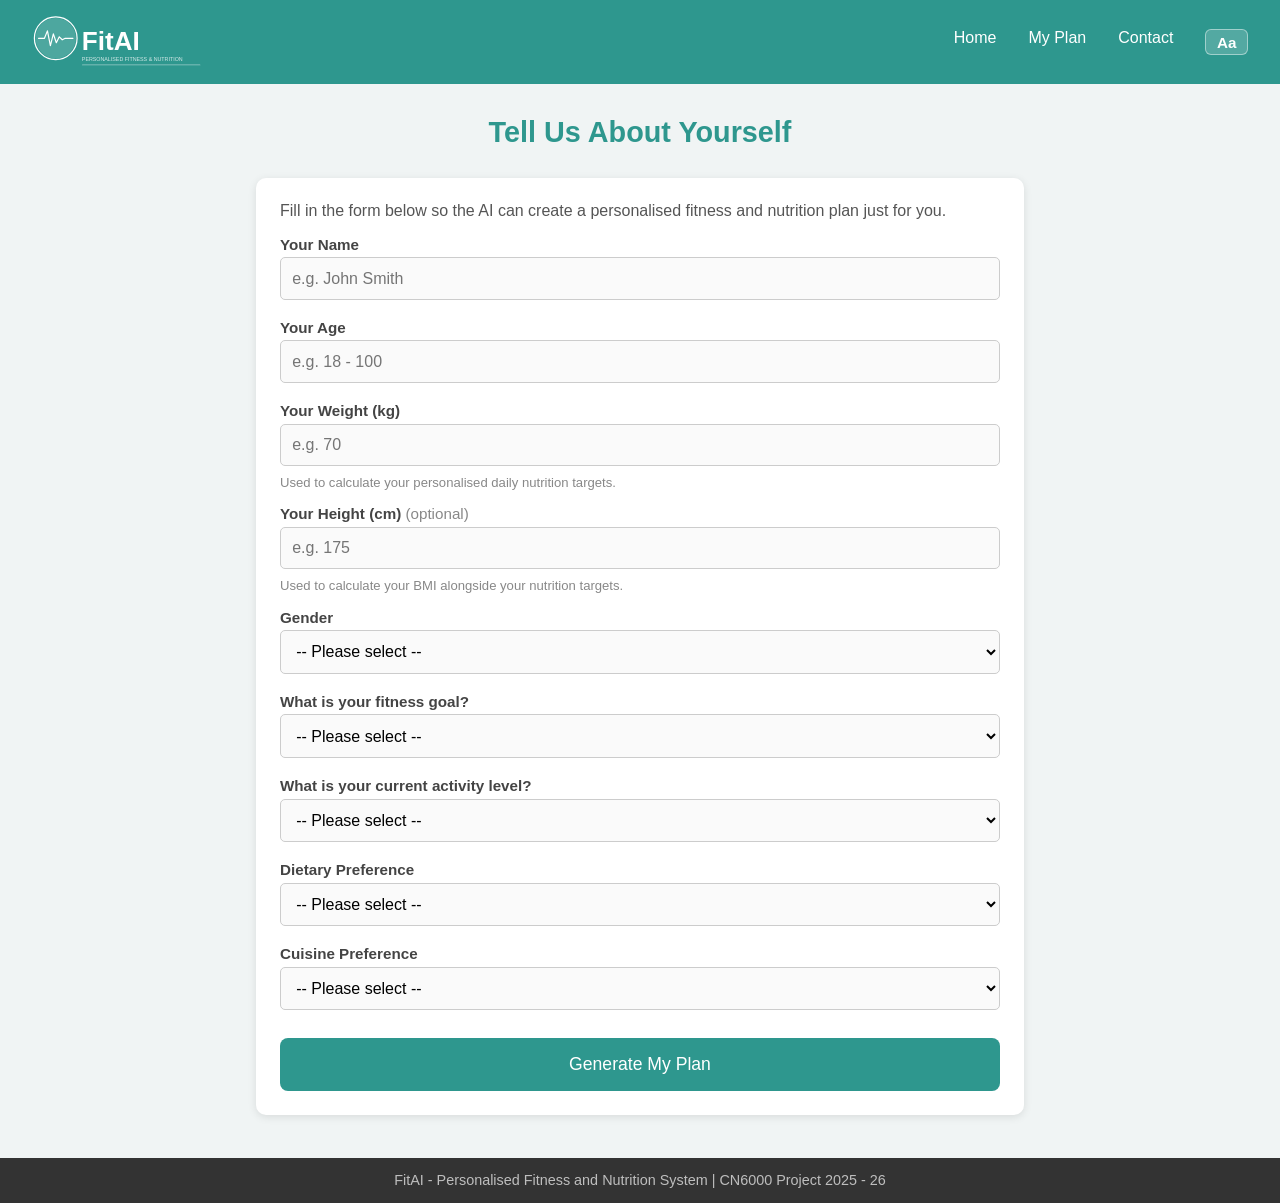
<file: setup.html>
<!DOCTYPE html>
    <html lang="en">

    <head>
        <title>FitAI - Set Up Your Plan</title>
        <meta charset="UTF-8">
        <meta name="viewport" content="width=device-width, initial-scale=1.0">
        <link rel="stylesheet" href="style.css">
    </head>

    <body>

        <header>
            <h1><a href="index.html" class="header-title-link"><img src="fitai_logo_white.svg" alt="FitAI" class="header-logo"></a></h1>
            <nav>
                <ul>
                    <li><a href="index.html">Home</a></li>
                    <li><a href="setup.html">My Plan</a></li>
                    <li><a href="contact.html">Contact</a></li>
                    <li>
                        <div class="accessibility-wrapper">
                            <button class="accessibility-btn" onclick="toggleAccessibilityPanel()" title="Accessibility Options">Aa</button>
                            <div class="accessibility-panel" id="accessibilityPanel" style="display:none;">
                                <p class="acc-panel-title">Accessibility</p>
                                <button id="acc_darkBtn"     class="acc-option" onclick="toggleDarkMode()">Dark Mode</button>
                                <button id="acc_largeBtn"    class="acc-option" onclick="toggleLargeText()">Larger Text</button>
                                <button id="acc_contrastBtn" class="acc-option" onclick="toggleHighContrast()">High Contrast</button>
                            </div>
                        </div>
                    </li>
                </ul>
            </nav>
        </header>

        <main>

            <h2>Tell Us About Yourself</h2>

            <div class="card">

                <p style="margin-bottom: 1em; color: #555;">
                    Fill in the form below so the AI can create a personalised fitness and nutrition plan just for you.
                </p>

                <form id="profileForm">

                    <label for="name">Your Name</label>
                    <input type="text" id="name" placeholder="e.g. John Smith" required>
                    <p class="field-error" id="nameError" style="display:none;">
                        Oops! Please enter a valid name using letters only.
                    </p>

                    <label for="age">Your Age</label>
                    <input type="number" id="age" placeholder="e.g. 18 - 100" min="18" max="100" required>
                    <p class="field-error" id="ageError" style="display:none;">
                        Oops! Please enter an age between 18 and 100.
                    </p>

                    <label for="weight">Your Weight (kg)</label>
                    <input type="number" id="weight" placeholder="e.g. 70" min="30" max="300" required>
                    <p style="font-size:0.82em; color:#888; margin-top:-0.8em; margin-bottom:1.2em;">
                        Used to calculate your personalised daily nutrition targets.
                    </p>
                    <p class="field-error" id="weightError" style="display:none;">
                        Oops! Please enter a valid weight between 30 and 300 kg.
                    </p>

                    <label for="height">Your Height (cm) <span style="font-weight:normal; color:#888;">(optional)</span></label>
                    <input type="number" id="height" placeholder="e.g. 175" min="100" max="250">
                    <p style="font-size:0.82em; color:#888; margin-top:-0.8em; margin-bottom:1.2em;">
                        Used to calculate your BMI alongside your nutrition targets.
                    </p>
                    <p class="field-error" id="heightError" style="display:none;">
                        Oops! Please enter a valid height between 100 and 250 cm.
                    </p>

                    <label for="gender">Gender</label>
                    <select id="gender" required>
                        <option value="">-- Please select --</option>
                        <option value="male">Male</option>
                        <option value="female">Female</option>
                        <option value="prefer_not">Prefer not to say</option>
                    </select>
                    <p class="field-error" id="genderError" style="display:none;">
                        Please select a gender option to continue.
                    </p>

                    <label for="goal">What is your fitness goal?</label>
                    <select id="goal" required>
                        <option value="">-- Please select --</option>
                        <option value="lose_weight">Lose Weight</option>
                        <option value="build_muscle">Build Muscle</option>
                        <option value="improve_fitness">Improve General Fitness</option>
                        <option value="maintain">Maintain Current Fitness</option>
                    </select>
                    <p class="field-error" id="goalError" style="display:none;">
                        Please select a fitness goal to continue.
                    </p>

                    <label for="activityLevel">What is your current activity level?</label>
                    <select id="activityLevel" required>
                        <option value="">-- Please select --</option>
                        <option value="beginner">Beginner (little or no exercise)</option>
                        <option value="intermediate">Intermediate (exercise 2-3 times a week)</option>
                        <option value="advanced">Advanced (exercise 4+ times a week)</option>
                    </select>
                    <p class="field-error" id="activityError" style="display:none;">
                        Please select your current activity level to continue.
                    </p>

                    <label for="diet">Dietary Preference</label>
                    <select id="diet" required>
                        <option value="">-- Please select --</option>
                        <option value="no_preference">No Preference</option>
                        <option value="vegetarian">Vegetarian</option>
                        <option value="vegan">Vegan</option>
                        <option value="halal">Halal</option>
                        <option value="gluten_free">Gluten Free</option>
                    </select>
                    <p class="field-error" id="dietError" style="display:none;">
                        Please select a dietary preference to continue.
                    </p>

                    <label for="cuisine">Cuisine Preference</label>
                    <select id="cuisine" required>
                        <option value="">-- Please select --</option>
                        <option value="no_preference">No Preference (Mixed / Western)</option>
                        <option value="south_asian">South Asian (Indian, Pakistani, Bangladeshi)</option>
                        <option value="middle_eastern">Middle Eastern / North African</option>
                        <option value="east_asian">East Asian (Chinese, Japanese, Korean)</option>
                        <option value="west_african">West African / Caribbean</option>
                        <option value="mediterranean">Mediterranean (Greek, Italian, Spanish)</option>
                    </select>
                    <p class="field-error" id="cuisineError" style="display:none;">
                        Please select a cuisine preference to continue.
                    </p>

                    <button type="submit" class="btn">Generate My Plan</button>

                </form>

            </div>

        </main>

        <footer>
            <p>FitAI - Personalised Fitness and Nutrition System | CN6000 Project 2025 - 26</p>
        </footer>

        <script src="app.js"></script>

        <script>
            // Pre-fill the form if the user already has a saved profile
            var existing = loadProfile();
            if (existing !== null) {
                document.getElementById("name").value          = existing.name;
                document.getElementById("age").value           = existing.age;
                document.getElementById("weight").value        = existing.weight || "";
                document.getElementById("height").value        = existing.height || "";
                document.getElementById("gender").value        = existing.gender;
                document.getElementById("goal").value          = existing.goal;
                document.getElementById("activityLevel").value = existing.activityLevel;
                document.getElementById("diet").value          = existing.diet;
                document.getElementById("cuisine").value       = existing.cuisine;
            }

            var nameInput = document.getElementById("name");

            // Strip non-letter characters as the user types in the name field
            nameInput.addEventListener("input", function() {
                nameInput.value = nameInput.value.replace(/[^a-zA-Z\s-]/g, "");
            });

            // Prevent "e", "E", "+" and "-" in number fields.
            // Browsers allow these by default because of scientific notation (e.g. 1e5),
            // but they make no sense for age or weight.
            var numberInputs = [
                document.getElementById("age"),
                document.getElementById("weight"),
                document.getElementById("height")
            ];
            numberInputs.forEach(function(input) {
                input.addEventListener("keydown", function(e) {
                    if (e.key === "e" || e.key === "E" || e.key === "+" || e.key === "-") {
                        e.preventDefault();
                    }
                });
            });

            function showError(errorId) {
                document.getElementById(errorId).style.display = "block";
                document.getElementById(errorId).scrollIntoView({ behavior: "smooth", block: "center" });
            }

            function hideError(errorId) {
                document.getElementById(errorId).style.display = "none";
            }

            document.getElementById("profileForm").addEventListener("submit", function(event) {
                event.preventDefault();

                var name          = document.getElementById("name").value.trim();
                var age           = document.getElementById("age").value;
                var weight        = document.getElementById("weight").value;
                var height        = document.getElementById("height").value;
                var gender        = document.getElementById("gender").value;
                var goal          = document.getElementById("goal").value;
                var activityLevel = document.getElementById("activityLevel").value;
                var diet          = document.getElementById("diet").value;
                var cuisine       = document.getElementById("cuisine").value;

                // Hide all errors before re-validating
                hideError("nameError");
                hideError("ageError");
                hideError("weightError");
                hideError("heightError");
                hideError("genderError");
                hideError("goalError");
                hideError("activityError");
                hideError("dietError");
                hideError("cuisineError");

                if (name === "" || !/^[a-zA-Z\s-]+$/.test(name)) { showError("nameError");    return; }
                if (age === "" || parseInt(age) < 18 || parseInt(age) > 100) { showError("ageError"); return; }
                if (weight === "" || parseFloat(weight) < 30 || parseFloat(weight) > 300) { showError("weightError"); return; }
                if (height !== "" && (parseFloat(height) < 100 || parseFloat(height) > 250)) { showError("heightError"); return; }
                if (gender === "")        { showError("genderError");   return; }
                if (goal === "")          { showError("goalError");     return; }
                if (activityLevel === "") { showError("activityError"); return; }
                if (diet === "")          { showError("dietError");     return; }
                if (cuisine === "")       { showError("cuisineError");  return; }

                // Save the profile and starting difficulty to localStorage
                saveProfile({ name: name, age: age, weight: weight, height: height, gender: gender, goal: goal, activityLevel: activityLevel, diet: diet, cuisine: cuisine });
                saveDifficulty(getStartingDifficulty(activityLevel));

                // Send the user to their personalised dashboard
                window.location.href = "dashboard.html";
            });
        </script>

    </body>
    </html>
</file>
<file: style.css>
/* style.css - This file controls how the website looks */

/* This removes default spacing from every element on the page */
* {
    margin: 0;
    padding: 0;
    box-sizing: border-box; /* Makes width/height calculations easier */
    font-family: Arial, sans-serif; /* Sets the font for the whole site */
}

/* The body is the entire visible page */
body {
    background-color: #f0f4f4; /* Light grey-green background */
    color: #333333; /* Dark grey text */
}

/* The header is the top bar showing the site title and navigation */
header {
    background-color: #2e978e; /* Teal green colour */
    color: white;
    padding: 1em 2em; /* Adds space inside the header */
    display: flex; /* Puts items side by side */
    justify-content: space-between; /* Pushes title left, nav right */
    align-items: center; /* Vertically centres the items */
}

/* The site title inside the header */
header h1 {
    font-size: 1.4em;
}

/* The link wrapped around the title - keeps it looking like plain white text */
.header-title-link {
    color: white;
    text-decoration: none;
    display: flex;
    align-items: center;
}

.header-title-link:hover {
    opacity: 0.85;
    text-decoration: none;
}

.header-logo {
    height: 52px;
    width: auto;
    display: block;
}

.hero-logo {
    width: 300px;
    max-width: 85%;
    margin-bottom: 1.2em;
    display: center;
}

/* The navigation list inside the header */
nav ul {
    list-style: none; /* Removes bullet points from the list */
    display: flex; /* Shows links side by side */
    gap: 2em; /* Adds space between each link */
}

/* Each navigation link */
nav ul li a {
    color: white;
    text-decoration: none; /* Removes the underline from links */
    font-size: 1em;
}

/* Navigation links when the mouse hovers over them */
nav ul li a:hover {
    background-color: #1d6b64; /* Darker teal on hover */
    padding: 0.3em 0.6em;
    border-radius: 5px; /* Rounded corners on the hover box */
}

/* The main section holds the main content of each page */
main {
    max-width: 800px; /* Limits the width so content does not stretch too wide */
    margin: 2em auto; /* Centers the content horizontally */
    padding: 0 1em; /* Adds a small gap on the sides */
}

/* The main page heading on each page */
h2 {
    text-align: center;
    color: #2e978e; /* Teal colour to match the header */
    margin-bottom: 1em;
    font-size: 1.8em;
}

/* A card is a white rounded box used to group content */
.card {
    background-color: white;
    border-radius: 10px; /* Rounded corners */
    padding: 1.5em; /* Space inside the card */
    margin-bottom: 1.5em; /* Space below each card */
    box-shadow: 0 2px 8px rgba(0, 0, 0, 0.1); /* Subtle shadow to lift the card */
}

/* The heading inside a card */
.card h3 {
    color: #2e978e;
    margin-bottom: 0.8em;
    font-size: 1.3em;
    border-bottom: 2px solid #2e978e; /* A line under the heading */
    padding-bottom: 0.3em;
}

/* A list inside a card (used for exercises and meals) */
.card ul {
    list-style: none; /* Removes bullet points */
    padding: 0;
}

/* Each item in the list */
.card ul li {
    padding: 0.6em 0; /* Space above and below each item */
    border-bottom: 1px solid #e8e8e8; /* Light line between items */
    font-size: 1em;
}

/* Removes the line from the very last item in the list */
.card ul li:last-child {
    border-bottom: none;
}

/* Friendly error messages shown below each form field when validation fails */
.field-error {
    color: #e74c3c;
    font-size: 0.88em;
    margin-top: -0.8em;
    margin-bottom: 1em;
}

/* Labels on the form (the text above each input box) */
label {
    display: block; /* Puts the label on its own line */
    margin-bottom: 0.3em;
    font-weight: bold;
    color: #444;
    font-size: 0.95em;
}

/* Text boxes and dropdown menus on the form */
input, select {
    width: 100%; /* Stretches to fill the full width */
    padding: 0.7em;
    margin-bottom: 1.2em;
    border: 1px solid #ccc; /* Light grey border */
    border-radius: 5px;
    font-size: 1em;
    background-color: #fafafa;
}

/* Highlight the input when the user clicks on it */
input:focus, select:focus {
    border-color: #2e978e;
    outline: none; /* Removes the default browser blue outline */
}

/* The standard button used across all pages */
.btn {
    display: block; /* Takes up its own line */
    width: 100%;
    padding: 0.9em;
    background-color: #2e978e;
    color: white;
    border: none; /* Removes the default border */
    border-radius: 8px;
    font-size: 1.1em;
    cursor: pointer; /* Shows a hand cursor when hovering */
    text-align: center;
    text-decoration: none; /* Removes underline when used as a link */
    margin-top: 0.5em;
}

/* Button colour change when hovered */
.btn:hover {
    background-color: #1d6b64; /* Slightly darker teal */
}

/* The three feedback buttons sit in a column with space between them */
.feedback-buttons {
    display: flex;
    flex-direction: column; /* Stack the buttons on top of each other */
    gap: 1em; /* Space between each button */
}

/* Green button for "Too Easy" */
.btn-easy {
    background-color: #27ae60;
}
.btn-easy:hover {
    background-color: #1e8449;
}

/* Orange button for "Challenging but Manageable" */
.btn-manageable {
    background-color: #e67e22;
}
.btn-manageable:hover {
    background-color: #ca6f1e;
}

/* Red button for "Too Difficult" */
.btn-hard {
    background-color: #e74c3c;
}
.btn-hard:hover {
    background-color: #c0392b;
}

/* ===== FEEDBACK PAGE IMPROVEMENTS ===== */

/* Session context strip */
.session-strip {
    display: flex;
    gap: 1em;
    margin-bottom: 1.4em;
    flex-wrap: wrap;
}
.session-strip-item {
    flex: 1;
    min-width: 100px;
    background: #f0f8f7;
    border: 1px solid #c8e6e4;
    border-radius: 8px;
    padding: 0.6em 1em;
    text-align: center;
}
.session-strip-value {
    display: block;
    font-size: 1.3em;
    font-weight: 700;
    color: #2e978e;
}
.session-strip-label {
    display: block;
    font-size: 0.75em;
    color: #666;
    margin-top: 0.1em;
}

/* Sub-label inside each feedback button */
.btn-sub {
    display: block;
    font-size: 0.74em;
    font-weight: normal;
    opacity: 0.88;
    margin-top: 0.28em;
}

/* Fitness tip card */
.tip-card {
    background: #f7fcfb;
    border-left: 4px solid #2e978e;
    border-radius: 0 8px 8px 0;
    padding: 0.9em 1.1em;
    margin-top: 1.4em;
    color: #444;
    font-size: 0.92em;
}
.tip-label {
    font-size: 0.72em;
    font-weight: 700;
    color: #2e978e;
    text-transform: uppercase;
    letter-spacing: 0.05em;
    margin-bottom: 0.3em;
    display: block;
}

/* The result message shown after the user submits feedback */
.result-message {
    display: none; /* Hidden by default - JavaScript makes it visible */
    background-color: #e8f8f5; /* Light teal background */
    border: 1px solid #2e978e;
    border-radius: 8px;
    padding: 1em;
    text-align: center;
    font-size: 1.05em;
    margin-top: 1.5em;
    color: #1d6b64;
}

/* The difficulty level badge shown on the dashboard */
.difficulty-badge {
    display: inline-block;
    background-color: #2e978e;
    color: white;
    padding: 0.3em 0.9em;
    border-radius: 20px; /* Pill shape */
    font-size: 0.95em;
    font-weight: bold;
}

/* The welcome message shown at the top of the dashboard */
.welcome {
    text-align: center;
    font-size: 1.15em;
    margin-bottom: 1.5em;
    color: #555;
}

/* ===== HERO SECTION ===== */

/* Full-width teal gradient banner on the home page */
.hero {
    background: linear-gradient(135deg, #2e978e 0%, #1a5c57 100%);
    color: white;
    padding: 4em 2em 3em 2em;
    text-align: center;
}

/* The large headline inside the hero */
.hero-headline {
    font-size: 2em;
    font-weight: bold;
    color: white;
    margin-bottom: 0.5em;
    line-height: 1.3;
}

/* The subheading paragraph below the headline */
.hero-sub {
    font-size: 1.05em;
    opacity: 0.92;
    max-width: 580px;
    margin: 0 auto 1.8em auto;
    line-height: 1.7;
}

/* The "Build My Plan" button in the hero - white pill shape */
.hero-cta {
    display: inline-block;
    padding: 0.85em 2.5em;
    background-color: white;
    color: #2e978e;
    font-weight: bold;
    font-size: 1.05em;
    border-radius: 30px;
    text-decoration: none;
    transition: background-color 0.2s;
}

.hero-cta:hover {
    background-color: #e8f8f5;
}

/* The row of three feature cards below the headline */
.hero-features {
    display: flex;
    gap: 1.5em;
    margin-top: 3em;
    justify-content: center;
    flex-wrap: wrap;
    max-width: 860px;
    margin-left: auto;
    margin-right: auto;
}

/* Each individual feature card */
.hero-card {
    background: rgba(255, 255, 255, 0.13);
    border-radius: 12px;
    padding: 1.8em 1.4em;
    flex: 1;
    min-width: 180px;
    max-width: 240px;
    text-align: center;
}

/* Override the global h3 card style so hero card headings stay white */
.hero-card h3 {
    color: white;
    font-size: 1.05em;
    margin: 0.6em 0 0.4em 0;
    border-bottom: none;
    padding-bottom: 0;
}

.hero-card p {
    font-size: 0.88em;
    opacity: 0.85;
    line-height: 1.6;
    margin: 0;
}

/* Circular icon shown above each feature card heading */
.hero-icon {
    width: 52px;
    height: 52px;
    border-radius: 50%;
    background-color: rgba(255, 255, 255, 0.25);
    color: white;
    font-size: 1.3em;
    font-weight: bold;
    display: flex;
    align-items: center;
    justify-content: center;
    margin: 0 auto 0.6em auto;
}

/* ===== LANDING PAGE SECTIONS ===== */

/* Shared wrapper for each section on the landing page */
.landing-section {
    padding: 3em 0 2em 0;
    text-align: center;
}

/* Alternate section gets a very light background to break up the page visually */
.landing-section-alt {
    background-color: #f7fbfb;
    border-radius: 12px;
    padding: 2.5em 1.5em;
    margin-bottom: 1.5em;
}

/* Section headings on the landing page */
.section-heading {
    font-size: 1.7em;
    color: #2e978e;
    margin-bottom: 0.3em;
}

/* Subheading below each section heading */
.section-sub {
    color: #777;
    font-size: 1em;
    margin-bottom: 2em;
}

/* Three-column grid for the features */
.features-grid {
    display: flex;
    gap: 1.5em;
    justify-content: center;
    flex-wrap: wrap;
}

/* Each feature card on the landing page */
.feature-card {
    background-color: white;
    border-radius: 12px;
    padding: 2em 1.5em;
    flex: 1;
    min-width: 200px;
    max-width: 240px;
    box-shadow: 0 2px 12px rgba(0, 0, 0, 0.08);
    text-align: center;
}

.feature-card h3 {
    color: #2e978e;
    font-size: 1.05em;
    margin: 0.7em 0 0.4em 0;
}

.feature-card p {
    font-size: 0.9em;
    color: #555;
    line-height: 1.6;
}

/* Circular icon at the top of each feature card */
.feature-icon-circle {
    width: 54px;
    height: 54px;
    border-radius: 50%;
    background-color: #2e978e;
    color: white;
    font-size: 1.3em;
    font-weight: bold;
    display: flex;
    align-items: center;
    justify-content: center;
    margin: 0 auto 0.5em auto;
}

/* How it works - three steps in a row with connectors between them */
.steps-grid {
    display: flex;
    align-items: center;
    justify-content: center;
    gap: 0;
    flex-wrap: wrap;
}

/* Each numbered step card */
.step-card {
    background-color: white;
    border-radius: 12px;
    padding: 1.8em 1.4em;
    flex: 1;
    min-width: 180px;
    max-width: 220px;
    box-shadow: 0 2px 10px rgba(0, 0, 0, 0.07);
    text-align: center;
}

.step-card h3 {
    color: #2e978e;
    font-size: 1em;
    margin: 0.6em 0 0.4em 0;
}

.step-card p {
    font-size: 0.88em;
    color: #555;
    line-height: 1.6;
}

/* Large step number circle */
.step-number {
    width: 48px;
    height: 48px;
    border-radius: 50%;
    background: linear-gradient(135deg, #2e978e, #1d6b64);
    color: white;
    font-size: 1.3em;
    font-weight: bold;
    display: flex;
    align-items: center;
    justify-content: center;
    margin: 0 auto 0.5em auto;
}

/* Arrow connector between steps - hidden on mobile */
.step-connector {
    width: 40px;
    height: 2px;
    background-color: #2e978e;
    opacity: 0.4;
    flex-shrink: 0;
}

/* Stats row - four numbers in a horizontal band */
.stats-section {
    display: flex;
    justify-content: space-around;
    flex-wrap: wrap;
    gap: 1em;
    background: linear-gradient(135deg, #2e978e, #1d6b64);
    border-radius: 12px;
    padding: 2em 1em;
    margin-bottom: 2em;
    text-align: center;
}

/* Each stat block */
.stat-item {
    display: flex;
    flex-direction: column;
    align-items: center;
    min-width: 100px;
}

/* The large number in the stat block */
.stat-number {
    font-size: 2.4em;
    font-weight: bold;
    color: white;
    line-height: 1;
}

/* The label below the number */
.stat-label {
    font-size: 0.82em;
    color: rgba(255, 255, 255, 0.85);
    margin-top: 0.3em;
}

/* Final CTA section at the bottom of the landing page */
.final-cta-section {
    text-align: center;
    padding: 2.5em 1em 3em 1em;
}

.final-cta-section h2 {
    margin-bottom: 0.4em;
}

/* The large button in the final CTA */
.final-cta-btn {
    display: inline-block;
    width: auto;
    padding: 0.9em 3em;
    font-size: 1.1em;
    border-radius: 30px;
    text-decoration: none;
}

/* ===== VISUAL IMPROVEMENTS ===== */

/* Slightly softer shadow and hover lift on all cards */
.card {
    transition: box-shadow 0.2s;
}

.card:hover {
    box-shadow: 0 4px 16px rgba(0, 0, 0, 0.13);
}

/* The footer is the dark bar at the bottom of every page */
footer {
    background-color: #333;
    color: #bebebe; /* Light grey text */
    text-align: center;
    padding: 1em;
    margin-top: 3em;
    font-size: 0.9em;
}

/* ===== MOTIVATIONAL MESSAGE BANNER ===== */

/* The large coloured banner shown at the top of the dashboard */
/* It is outside the card so it stands out as a full-width feature */
.message-banner {
    border-radius: 12px;
    padding: 1.8em 2em;
    margin-bottom: 1.5em;
    text-align: center;
    color: white;
    box-shadow: 0 4px 14px rgba(0, 0, 0, 0.18); /* Deeper shadow for prominence */
}

/* The main message text inside the banner */
.message-banner p {
    margin: 0;
    font-size: 1.3em; /* Larger than normal text */
    font-weight: bold;
    line-height: 1.6; /* Comfortable spacing between lines */
}

/* Level 1 - calming blue to welcome beginners */
.message-banner-1 { background-color: #3498db; }

/* Level 2 - teal, matches the site's familiar colour */
.message-banner-2 { background-color: #2e978e; }

/* Level 3 - green, represents growth and progress */
.message-banner-3 { background-color: #27ae60; }

/* Level 4 - purple, represents ambition and achievement */
.message-banner-4 { background-color: #8e44ad; }

/* Level 5 - gold gradient for elite status */
.message-banner-5 { background: linear-gradient(135deg, #f6d365, #fda085); }

/* ===== ATHLETE BADGE ===== */

/* Special gold badge shown when the user reaches difficulty level 5 */
.athlete-badge {
    text-align: center;
    background: linear-gradient(135deg, #f6d365, #fda085);
    /* Gradient goes from gold to orange */
    color: white;
    padding: 0.8em 1em;
    border-radius: 8px;
    font-weight: bold;
    font-size: 1em;
    margin-top: 0.8em;
}

/* Gold colour for the difficulty badge when at level 5 */
.difficulty-badge-elite {
    background: linear-gradient(135deg, #f6d365, #fda085);
    /* Overrides the default teal colour with gold */
}

/* ===== NUTRITION PANEL ===== */

/* The button that shows or hides the nutrition information */
.btn-nutrition {
    display: block;
    width: 100%;
    padding: 0.7em;
    background-color: transparent; /* No background - just a border */
    color: #2e978e;
    border: 2px solid #2e978e;
    border-radius: 8px;
    font-size: 1em;
    cursor: pointer;
    text-align: center;
    margin-top: 1em;
}

/* Nutrition button changes background slightly when hovered */
.btn-nutrition:hover {
    background-color: #e8f8f5;
}

/* The panel that holds the nutrition information - hidden by default */
.nutrition-panel {
    display: none; /* JavaScript will change this to "block" when the button is clicked */
    margin-top: 1.2em;
    padding-top: 1em;
    border-top: 1px solid #e0e0e0; /* A line separating it from the meal list */
}

/* Heading inside the nutrition panel */
.nutrition-panel h4 {
    text-align: center;
    color: #2e978e;
    margin-bottom: 0.8em;
    font-size: 1.05em;
}

/* The grid holds the four nutrition boxes side by side */
.nutrition-grid {
    display: flex;
    justify-content: space-around; /* Spreads the boxes evenly */
    flex-wrap: wrap; /* Wraps to the next line on small screens */
    gap: 0.6em;
}

/* Each individual nutrition box */
.nutrition-item {
    display: flex;
    flex-direction: column; /* Stacks the value above the label */
    align-items: center;
    background-color: #f0faf8; /* Very light teal background */
    border: 1px solid #b8e8e2;
    border-radius: 8px;
    padding: 0.8em 1.2em;
    min-width: 110px; /* Makes sure each box has enough width */
}

/* The number shown in the nutrition box (e.g. ~130g) */
.nutrition-value {
    font-size: 1.2em;
    font-weight: bold;
    color: #2e978e;
}

/* The label below the number (e.g. Protein) */
.nutrition-label {
    font-size: 0.82em;
    color: #666;
    margin-top: 0.2em;
}

/* ===== MEAL OPTION CARDS (on feedback page) ===== */

/* Each card shows one full meal plan option (breakfast, lunch, dinner) */
.meal-option-card {
    border: 2px solid #e0e0e0;
    border-radius: 10px;
    padding: 1em 1.2em;
    margin-bottom: 1em;
    background-color: #fafafa;
}

/* The label at the top of each card (Option A, Option B, Option C) */
.meal-option-card strong {
    display: block;
    color: #2e978e;
    margin-bottom: 0.6em;
    font-size: 1em;
}

/* The list of meals inside the card */
.meal-option-card ul {
    list-style: none;
    padding: 0;
    margin-bottom: 0.8em;
}

/* Each meal row (Breakfast / Lunch / Dinner) */
.meal-option-card ul li {
    padding: 0.35em 0;
    font-size: 0.92em;
    color: #444;
    border-bottom: 1px solid #eeeeee;
}

/* Remove border from the last meal row */
.meal-option-card ul li:last-child {
    border-bottom: none;
}

/* When a meal card is selected, give it a teal border and light background */
.meal-option-selected {
    border-color: #2e978e;
    background-color: #e8f8f5;
}

/* Stronger selected state specifically for the per-slot meal picker tiles */
.meal-slot-option.meal-option-selected {
    border-color: #2e978e;
    border-width: 2px;
    background-color: #e8f8f5;
    box-shadow: 0 2px 10px rgba(46, 151, 142, 0.25);
    position: relative; /* Needed so the badge can be positioned inside the tile */
}

/* The "✓ Selected" badge that appears in the top-right corner of the chosen tile */
.meal-slot-option.meal-option-selected::after {
    content: "\2713 Selected"; /* \2713 is the ✓ tick character */
    position: absolute;
    top: 0.55em;
    right: 0.75em;
    font-size: 0.75em;
    font-weight: bold;
    color: white;
    background-color: #2e978e;
    padding: 0.15em 0.6em;
    border-radius: 20px; /* Pill shape */
}

/* ===== STREAK CARD ===== */

/* The row that holds the streak number and label side by side */
.streak-display {
    display: flex;
    align-items: baseline;
    gap: 0.4em;
    margin: 0.4em 0 0.6em 0;
}

/* The large number showing how many days in a row */
.streak-number {
    font-size: 3em;
    font-weight: bold;
    color: #2e978e;
    line-height: 1;
}

/* The small text next to the number */
.streak-label {
    font-size: 1em;
    color: #555;
}

/* The rest day advisory box - warm yellow to stand out gently */
.rest-day-notice {
    background-color: #fff8e1;
    border: 1px solid #ffd54f;
    border-radius: 8px;
    padding: 0.8em 1em;
    margin-top: 0.8em;
    font-size: 0.93em;
    color: #555;
    line-height: 1.5;
}

/* Bold heading inside the rest day box */
.rest-day-notice strong {
    display: block;
    margin-bottom: 0.3em;
    color: #333;
}

/* ===== STREAK STATUS INDICATOR ===== */

.streak-status {
    display: flex;
    align-items: center;
    gap: 0.6em;
    padding: 0.7em 1em;
    border-radius: 8px;
    font-size: 0.9em;
    font-weight: 600;
}
.streak-status-dot {
    width: 10px;
    height: 10px;
    border-radius: 50%;
    flex-shrink: 0;
}
.streak-safe {
    background: #eafaf1;
    color: #1e8449;
    border: 1px solid #a9dfbf;
}
.streak-safe .streak-status-dot { background: #27ae60; }

.streak-warning {
    background: #fff8e1;
    color: #7d6608;
    border: 1px solid #f9ca24;
}
.streak-warning .streak-status-dot { background: #f6b93b; }

.streak-urgent {
    background: #fdecea;
    color: #922b21;
    border: 1px solid #f1948a;
}
.streak-urgent .streak-status-dot {
    background: #e74c3c;
    animation: pulse-dot 1s ease infinite;
}

@keyframes pulse-dot {
    0%, 100% { opacity: 1; }
    50%       { opacity: 0.3; }
}

/* ===== ACTIVITY CALENDAR ===== */

.activity-calendar-wrap {
    margin-top: 0.8em;
    overflow-x: auto;
}

.cal-day-headers {
    display: grid;
    grid-template-columns: repeat(7, 1fr);
    gap: 4px;
    margin-bottom: 4px;
}

.cal-day-header {
    text-align: center;
    font-size: 0.7em;
    color: #999;
    font-weight: 600;
}

.activity-grid {
    display: grid;
    grid-template-columns: repeat(7, 1fr);
    gap: 4px;
}

.cal-day {
    aspect-ratio: 1;
    border-radius: 4px;
    cursor: default;
    transition: transform 0.1s;
    position: relative;
}

.cal-day:hover { transform: scale(1.2); z-index: 1; }

.cal-trained  { background: #27ae60; }
.cal-missed   { background: #e74c3c; opacity: 0.75; }
.cal-rest     { background: #85c1e9; }
.cal-today    { background: #f0f4f4; border: 2px solid #2e978e; }
.cal-empty    { background: #f0f4f4; opacity: 0.35; }

.cal-legend {
    display: flex;
    gap: 1.2em;
    flex-wrap: wrap;
    margin-top: 0.8em;
    font-size: 0.78em;
    color: #666;
}

.cal-legend-item {
    display: flex;
    align-items: center;
    gap: 0.4em;
}

.cal-legend-dot {
    width: 12px;
    height: 12px;
    border-radius: 3px;
    flex-shrink: 0;
}

/* ===== REST DAY PLANNER ===== */

.rest-day-planner {
    margin-top: 1.2em;
    padding-top: 1.2em;
    border-top: 1px solid #eee;
}

.rest-day-planner p {
    font-size: 0.88em;
    color: #666;
    margin-bottom: 0.8em;
}

.rest-day-options {
    display: flex;
    gap: 0.8em;
    flex-wrap: wrap;
}

.btn-rest-day {
    padding: 0.55em 1.1em;
    border: 2px solid #85c1e9;
    border-radius: 8px;
    background: #fff;
    color: #2980b9;
    font-size: 0.88em;
    font-weight: 600;
    cursor: pointer;
    transition: background 0.15s, color 0.15s;
}

.btn-rest-day:hover,
.btn-rest-day.rest-marked {
    background: #85c1e9;
    color: #fff;
}

/* ===== ACTIVITY CALENDAR ===== */

.calendar-grid {
    display: grid;
    grid-template-columns: repeat(7, 1fr);
    gap: 4px;
    margin-top: 0.8em;
}

.calendar-day-label {
    text-align: center;
    font-size: 0.7em;
    color: #aaa;
    font-weight: 600;
    padding-bottom: 2px;
}

.calendar-cell {
    aspect-ratio: 1;
    border-radius: 4px;
    cursor: default;
    position: relative;
}

/* Tooltip on hover */
.calendar-cell:hover::after {
    content: attr(data-label);
    position: absolute;
    bottom: calc(100% + 5px);
    left: 50%;
    transform: translateX(-50%);
    background: #333;
    color: #fff;
    font-size: 0.7em;
    padding: 3px 7px;
    border-radius: 4px;
    white-space: nowrap;
    pointer-events: none;
    z-index: 10;
}

.cal-trained  { background: #27ae60; }
.cal-rest     { background: #85c1e9; }
.cal-missed   { background: #f1948a; }
.cal-future   { background: #eee; }
.cal-inactive { background: #f4f4f4; }

.calendar-legend {
    display: flex;
    gap: 1.2em;
    flex-wrap: wrap;
    margin-top: 0.8em;
    font-size: 0.78em;
    color: #666;
}
.legend-item {
    display: flex;
    align-items: center;
    gap: 0.4em;
}
.legend-dot {
    width: 12px;
    height: 12px;
    border-radius: 3px;
    flex-shrink: 0;
}

/* ===== REST DAY SCHEDULING ===== */

.rest-day-section {
    margin-top: 1em;
    text-align: center;
}

/* Close Menu button inside the meal customiser */
.btn-close-menu {
    display: block;
    margin-top: 0.7em;
    background: transparent;
    border: 2px solid #ccc;
    color: #666;
    padding: 0.65em 1.4em;
    border-radius: 8px;
    font-size: 0.92em;
    font-weight: 600;
    cursor: pointer;
    width: 100%;
    transition: background 0.2s, color 0.2s;
}
.btn-close-menu:hover {
    background: #f0f0f0;
    color: #333;
}

.btn-rest {
    background: transparent;
    border: 2px solid #85c1e9;
    color: #2471a3;
    padding: 0.65em 1.4em;
    border-radius: 8px;
    font-size: 0.92em;
    font-weight: 600;
    cursor: pointer;
    transition: background 0.2s, color 0.2s;
}
.btn-rest:hover {
    background: #85c1e9;
    color: #fff;
}

.rest-day-today-notice {
    background: #eaf4fb;
    border: 1px solid #85c1e9;
    border-radius: 8px;
    padding: 1em 1.2em;
    color: #2471a3;
    font-size: 0.93em;
    text-align: center;
    margin-top: 1em;
}

/* ===== PROGRESS HISTORY CHART ===== */

/* The container that holds all the bars side by side */
.history-bars {
    display: flex;
    align-items: flex-end; /* Bars grow upward from the bottom */
    justify-content: center;
    gap: 0.9em;
    height: 110px; /* Fixed height so all bars sit on the same baseline */
    border-bottom: 2px solid #e0e0e0;
    padding-bottom: 0;
    margin: 1em 0 0.5em 0;
}

/* Each bar and its label sit inside this wrapper */
.history-bar-wrap {
    display: flex;
    flex-direction: column;
    align-items: center;
    gap: 0.3em;
}

/* The coloured bar itself - height is set by JavaScript based on the level */
.history-bar {
    width: 32px;
    background-color: #2e978e;
    border-radius: 4px 4px 0 0; /* Rounded at the top only */
    min-height: 4px; /* Always show at least a sliver */
}

/* The small label below each bar (e.g. "S1", "S2") */
.history-bar-label {
    font-size: 0.72em;
    color: #888;
}

/* ===== BADGE TILES ===== */

/* The flex container that wraps all badge tiles */
.badges-grid {
    display: flex;
    flex-wrap: wrap; /* Wraps to next line if there are too many to fit */
    gap: 0.6em;
    margin-top: 0.6em;
}

/* Each individual badge tile */
.badge-tile {
    padding: 0.5em 1em;
    border-radius: 20px; /* Pill shape */
    font-size: 0.85em;
    font-weight: bold;
    text-align: center;
}

/* Earned badge - teal filled */
.badge-earned {
    background-color: #2e978e;
    color: white;
}

/* Locked badge - grey, slightly faded */
.badge-locked {
    background-color: #e0e0e0;
    color: #999;
    font-weight: normal;
}

/* ===== PER-SLOT MEAL PICKER ===== */

/* Section heading for each meal slot (Breakfast / Lunch / Dinner) */
.meal-slot-heading {
    color: #2e978e;
    font-size: 1em;
    margin: 1.2em 0 0.5em 0;
    padding-bottom: 0.25em;
    border-bottom: 1px solid #e0e0e0;
}

/* Each individual clickable option tile within a slot */
.meal-slot-option {
    display: flex;
    flex-direction: column;
    border: 2px solid #e0e0e0;
    border-radius: 8px;
    padding: 0.6em 0.9em;
    margin-bottom: 0.5em;
    background-color: #fafafa;
    cursor: pointer; /* Shows a hand cursor so the user knows it is clickable */
    transition: border-color 0.15s, background-color 0.15s;
}

.meal-slot-option:hover {
    border-color: #2e978e;
    background-color: #f0faf8;
}

/* The "Option 1 — Default" label at the top of each tile */
.meal-slot-label {
    font-size: 0.78em;
    font-weight: bold;
    color: #2e978e;
    margin-bottom: 0.2em;
}

/* The meal name text */
.meal-slot-text {
    font-size: 0.92em;
    color: #333;
}

/* The cuisine source tag shown next to the option number e.g. (South Asian) */
.meal-slot-source {
    font-weight: normal;
    color: #888;
    font-size: 0.9em;
}

/* ===== NEW BADGE NOTIFICATION (on feedback page) ===== */

/* The green notification box shown when a new badge is earned */
.badge-notification {
    background-color: #e8f8f5;
    border: 2px solid #2e978e;
    border-radius: 8px;
    padding: 0.9em 1em;
    margin-top: 1em;
    text-align: center;
}

.badge-notification strong {
    display: block;
    color: #2e978e;
    font-size: 1.05em;
    margin-bottom: 0.3em;
}

.badge-notification p {
    color: #333;
    font-size: 0.95em;
}

/* The button inside each meal option card */
.btn-select-meal {
    display: block;
    width: 100%;
    padding: 0.65em;
    background-color: #2e978e;
    color: white;
    border: none;
    border-radius: 6px;
    font-size: 0.95em;
    cursor: pointer;
    text-align: center;
    margin-top: 0.4em;
}

/* Button colour darkens when hovered */
.btn-select-meal:hover {
    background-color: #1d6b64;
}

/* ===== ACCESSIBILITY BUTTON & PANEL ===== */

/* The wrapper div keeps the panel positioned relative to the button */
.accessibility-wrapper {
    position: relative;
}

/* The "Aa" button in the nav bar */
.accessibility-btn {
    background-color: rgba(255, 255, 255, 0.18);
    color: white;
    border: 1px solid rgba(255, 255, 255, 0.45);
    border-radius: 6px;
    padding: 0.25em 0.7em;
    font-size: 0.95em;
    font-weight: bold;
    cursor: pointer;
    font-family: Arial, sans-serif;
}

.accessibility-btn:hover {
    background-color: rgba(255, 255, 255, 0.3);
}

/* The dropdown panel that opens below the button */
.accessibility-panel {
    position: absolute;
    top: calc(100% + 0.6em);
    right: 0;
    background-color: white;
    border: 1px solid #ddd;
    border-radius: 10px;
    box-shadow: 0 6px 20px rgba(0, 0, 0, 0.15);
    padding: 0.8em;
    min-width: 190px;
    z-index: 100; /* Sits on top of everything else */
}

/* Small heading inside the panel */
.acc-panel-title {
    font-size: 0.8em;
    font-weight: bold;
    color: #888;
    text-transform: uppercase;
    letter-spacing: 0.05em;
    margin-bottom: 0.6em;
    padding-bottom: 0.4em;
    border-bottom: 1px solid #eee;
}

/* Each toggle option row */
.acc-option {
    display: block;
    width: 100%;
    text-align: left;
    padding: 0.55em 0.8em;
    margin-bottom: 0.3em;
    border: 1px solid #e0e0e0;
    border-radius: 6px;
    background-color: #f9f9f9;
    color: #333;
    font-size: 0.92em;
    cursor: pointer;
    font-family: Arial, sans-serif;
}

.acc-option:hover {
    border-color: #2e978e;
    background-color: #f0faf8;
}

/* Active state - teal filled to show the option is currently ON */
.acc-option.acc-active {
    background-color: #2e978e;
    color: white;
    border-color: #2e978e;
}

/* ===== DARK MODE ===== */

body.dark-mode {
    background-color: #1a1a2e;
    color: #e0e0e0;
}

body.dark-mode header {
    background-color: #0f3460;
}

body.dark-mode .card {
    background-color: #16213e;
    color: #e0e0e0;
    box-shadow: 0 2px 10px rgba(0, 0, 0, 0.5);
}

body.dark-mode .card h3 {
    color: #4ecdc4;
    border-bottom-color: #4ecdc4;
}

body.dark-mode h2 {
    color: #4ecdc4;
}

body.dark-mode input,
body.dark-mode select,
body.dark-mode textarea {
    background-color: #0f3460;
    border-color: #4ecdc4;
    color: #e0e0e0;
}

body.dark-mode input::placeholder,
body.dark-mode textarea::placeholder {
    color: #888;
}

body.dark-mode label {
    color: #c0c0c0;
}

body.dark-mode footer {
    background-color: #0d0d1a;
}

body.dark-mode .nutrition-item {
    background-color: #0f3460;
    border-color: #4ecdc4;
}

body.dark-mode .nutrition-value {
    color: #4ecdc4;
}

body.dark-mode .rest-day-notice {
    background-color: #2a2000;
    border-color: #ffd54f;
    color: #e0e0e0;
}

body.dark-mode .result-message {
    background-color: #0f3460;
    border-color: #4ecdc4;
    color: #4ecdc4;
}

body.dark-mode .meal-option-card,
body.dark-mode .meal-slot-option {
    background-color: #0f3460;
    border-color: #333;
    color: #e0e0e0;
}

body.dark-mode .meal-slot-option:hover {
    border-color: #4ecdc4;
}

body.dark-mode .meal-slot-text {
    color: #e0e0e0;
}

body.dark-mode .badge-locked {
    background-color: #2a2a3e;
    color: #777;
}

body.dark-mode .hero {
    background: linear-gradient(135deg, #1a5c57 0%, #0d3330 100%);
}

body.dark-mode .hero-card {
    background: rgba(255, 255, 255, 0.07);
}

body.dark-mode .accessibility-panel {
    background-color: #16213e;
    border-color: #4ecdc4;
}

body.dark-mode .acc-panel-title {
    color: #888;
    border-bottom-color: #333;
}

body.dark-mode .acc-option {
    background-color: #0f3460;
    border-color: #333;
    color: #e0e0e0;
}

body.dark-mode .acc-option.acc-active {
    background-color: #2e978e;
    color: white;
}

body.dark-mode .field-error {
    color: #ff6b6b;
}

body.dark-mode .streak-label {
    color: #aaa;
}

body.dark-mode .history-bar-label {
    color: #aaa;
}

/* ===== LARGER TEXT ===== */

/* All em-based sizes scale up automatically since they are relative to this base */
body.large-text {
    font-size: 1.18em;
}

/* ===== HIGH CONTRAST ===== */

/* Black background across the whole page */
body.high-contrast {
    background-color: #000;
    color: #fff;
}

/* Force ALL text elements to white so individually coloured elements
   (e.g. colour:#555 on paragraphs) don't show dark against black */
body.high-contrast p,
body.high-contrast span,
body.high-contrast li,
body.high-contrast label,
body.high-contrast h1,
body.high-contrast h2,
body.high-contrast h3,
body.high-contrast h4,
body.high-contrast h5,
body.high-contrast h6,
body.high-contrast strong,
body.high-contrast small,
body.high-contrast td,
body.high-contrast th,
body.high-contrast legend,
body.high-contrast figcaption,
body.high-contrast .section-sub,
body.high-contrast .hero-headline,
body.high-contrast .hero-sub,
body.high-contrast .stat-number,
body.high-contrast .stat-label,
body.high-contrast .feature-icon-circle,
body.high-contrast .step-number,
body.high-contrast .nutrition-value,
body.high-contrast .streak-number,
body.high-contrast .field-error,
body.high-contrast .tip-label,
body.high-contrast .session-strip-value,
body.high-contrast .session-strip-label {
    color: #fff !important; /* !important overrides inline colour styles e.g. style="color:#555" */
}

/* Section and card backgrounds */
body.high-contrast header,
body.high-contrast footer,
body.high-contrast .landing-section,
body.high-contrast .landing-section-alt,
body.high-contrast .stats-section,
body.high-contrast .final-cta-section,
body.high-contrast .hero {
    background-color: #000;
    background-image: none; /* Remove any gradient backgrounds */
}

body.high-contrast header {
    border-bottom: 3px solid #fff;
}

body.high-contrast footer {
    border-top: 2px solid #fff;
}

body.high-contrast .card,
body.high-contrast .feature-card,
body.high-contrast .step-card,
body.high-contrast .tip-card {
    background-color: #000;
    border: 2px solid #fff;
    color: #fff;
}

body.high-contrast .card h3 {
    border-bottom-color: #fff;
}

/* Form elements — !important overrides inline background styles (e.g. textarea has background:#fafafa inline) */
body.high-contrast input,
body.high-contrast select,
body.high-contrast textarea {
    background-color: #000 !important;
    border: 2px solid #fff !important;
    color: #fff !important;
}

/* Buttons — white background with black text so they stand out */
body.high-contrast .btn,
body.high-contrast .btn-easy,
body.high-contrast .btn-manageable,
body.high-contrast .btn-hard,
body.high-contrast .btn-rest {
    background-color: #fff !important;
    color: #000 !important;
    border: 2px solid #fff;
}

body.high-contrast .btn:hover,
body.high-contrast .btn-rest:hover {
    background-color: #ddd !important;
    color: #000 !important;
}

/* Link buttons (e.g. "Get Started for Free", "Build My Plan Now") need black text,
   not the yellow used for plain text links */
body.high-contrast a.btn,
body.high-contrast a.hero-cta,
body.high-contrast a.final-cta-btn {
    background-color: #fff !important;
    color: #000 !important;
    border: 2px solid #fff;
}

/* Plain text links (not buttons) get yellow for visibility */
body.high-contrast a:not(.btn):not(.hero-cta):not(.final-cta-btn):not(.header-title-link) {
    color: #ffff00;
}

/* Nav and header links stay white — !important beats the :not() specificity above */
body.high-contrast .header-title-link,
body.high-contrast nav ul li a {
    color: #fff !important;
}

/* Nutrition, badges, meal options */
body.high-contrast .nutrition-item {
    background-color: #000;
    border: 2px solid #fff;
}

/* !important needed because the broad span/strong rule above uses !important on color:#fff */
body.high-contrast .difficulty-badge,
body.high-contrast .badge-earned {
    background-color: #fff !important;
    color: #000 !important;
}

body.high-contrast .history-bar {
    background-color: #fff !important;
}

/* Meal tile — !important needed because .fafafa background and teal/dark span
   colours would otherwise show as light text on a light background */
body.high-contrast .meal-slot-option {
    background-color: #000 !important;
    border: 2px solid #fff !important;
    color: #fff !important;
}

/* All text spans inside each tile */
body.high-contrast .meal-slot-label,
body.high-contrast .meal-slot-text,
body.high-contrast .meal-slot-source,
body.high-contrast .meal-slot-heading {
    color: #fff !important;
}

/* Selected tile — darker grey bg + thicker border so it stands out from unselected */
body.high-contrast .meal-slot-option.meal-option-selected {
    background-color: #222 !important;
    border: 3px solid #fff !important;
    color: #fff !important;
    box-shadow: 0 0 0 2px #fff;
}

/* The "✓ Selected" badge inside selected tile — invert to black-on-white */
body.high-contrast .meal-slot-option.meal-option-selected::after {
    background-color: #fff;
    color: #000;
}

/* Meal option cards (full-plan view) */
body.high-contrast .meal-option-card {
    background-color: #000 !important;
    border: 2px solid #fff;
    color: #fff !important;
}
body.high-contrast .meal-option-card strong {
    color: #fff !important;
}
body.high-contrast .meal-option-card ul li {
    color: #fff !important;
    border-bottom-color: #444;
}

/* Calendar cells */
body.high-contrast .cal-trained  { background-color: #fff; }
body.high-contrast .cal-missed   { background-color: #888; }
body.high-contrast .cal-rest     { background-color: #555; border: 2px solid #fff; }
body.high-contrast .cal-future,
body.high-contrast .cal-inactive { background-color: #222; border: 1px solid #555; }

/* Result/success message boxes */
body.high-contrast .result-message {
    background-color: #000;
    border: 2px solid #fff;
    color: #fff;
}

/* Water & BMI tiles */
body.high-contrast .nutrition-extra-item {
    background: #000 !important;
    border: 2px solid #fff;
}
body.high-contrast .nutrition-extra-value,
body.high-contrast .nutrition-extra-label {
    color: #fff !important;
}
/* BMI category colours — force white so coloured text isn't lost on black */
body.high-contrast .bmi-healthy,
body.high-contrast .bmi-underweight,
body.high-contrast .bmi-overweight,
body.high-contrast .bmi-obese {
    color: #fff !important;
}

/* Personal records tiles */
body.high-contrast .record-item {
    background: #000 !important;
    border: 2px solid #fff;
}
body.high-contrast .record-value,
body.high-contrast .record-label {
    color: #fff !important;
}

/* Session context strip (feedback page) */
body.high-contrast .session-strip-item {
    background: #000 !important;
    border: 2px solid #fff;
}

/* Fitness tip card */
body.high-contrast .tip-card {
    background: #000 !important;
    border-left: 4px solid #fff;
    color: #fff !important;
}
body.high-contrast .tip-label {
    color: #fff !important;
}

/* Locked badges — visible grey on black */
body.high-contrast .badge-locked {
    background-color: #222 !important;
    color: #bbb !important;
    border: 1px solid #666;
}

/* Rest day notice banner */
body.high-contrast .rest-day-today-notice {
    background: #000 !important;
    border: 2px solid #fff;
    color: #fff !important;
}

/* ===== ACCESSIBILITY PANEL — HIGH CONTRAST ===== */

/* "Aa" trigger button in the nav */
body.high-contrast .accessibility-btn {
    background-color: transparent !important;
    border: 2px solid #fff !important;
    color: #fff !important;
}
body.high-contrast .accessibility-btn:hover {
    background-color: #333 !important;
}

/* The dropdown panel */
body.high-contrast .accessibility-panel {
    background-color: #000 !important;
    border: 2px solid #fff !important;
    box-shadow: 0 6px 20px rgba(255, 255, 255, 0.15);
}

/* "Accessibility" heading inside the panel */
body.high-contrast .acc-panel-title {
    color: #fff !important;
    border-bottom-color: #555 !important;
}

/* Each toggle button row */
body.high-contrast .acc-option {
    background-color: #000 !important;
    border: 1px solid #fff !important;
    color: #fff !important;
}
body.high-contrast .acc-option:hover {
    background-color: #333 !important;
    border-color: #fff !important;
}

/* Active / ON state — white filled so it clearly stands out */
body.high-contrast .acc-option.acc-active {
    background-color: #fff !important;
    color: #000 !important;
    border-color: #fff !important;
}

/* Badge unlocked notification box */
body.high-contrast .badge-notification {
    background-color: #000 !important;
    border: 2px solid #fff !important;
    color: #fff !important;
}
body.high-contrast .badge-notification strong,
body.high-contrast .badge-notification p,
body.high-contrast .badge-notification span {
    color: #fff !important;
}

/* Close Menu button */
body.high-contrast .btn-close-menu {
    background: transparent !important;
    border: 2px solid #fff !important;
    color: #fff !important;
}
body.high-contrast .btn-close-menu:hover {
    background: #333 !important;
    color: #fff !important;
}

/* Rest day button — was blue-on-transparent, now white outline */
body.high-contrast .btn-rest {
    background: transparent !important;
    border: 2px solid #fff !important;
    color: #fff !important;
}
body.high-contrast .btn-rest:hover {
    background: #333 !important;
    color: #fff !important;
}

/* Calendar and activity legend labels */
body.high-contrast .legend-item,
body.high-contrast .cal-legend-item {
    color: #fff !important;
}

/* Feedback button sub-labels — black text (same as parent button) and full opacity */
body.high-contrast .btn-sub {
    color: #000 !important;
    opacity: 1;
}

/* Recovery Reminder notice (yellow box shown after streak of 3+ days) */
body.high-contrast .rest-day-notice {
    background: #000 !important;
    border: 2px solid #fff;
    color: #fff !important;
}
body.high-contrast .rest-day-notice strong {
    color: #fff !important;
}

/* Streak status pills — use vivid colours that pop against black */
body.high-contrast .streak-safe {
    background: #000;
    color: #4cff80 !important;  /* bright green */
    border: 2px solid #4cff80;
}
body.high-contrast .streak-safe .streak-status-dot { background: #4cff80; }

body.high-contrast .streak-warning {
    background: #000;
    color: #ffc107 !important;  /* bright amber */
    border: 2px solid #ffc107;
}
body.high-contrast .streak-warning .streak-status-dot { background: #ffc107; }

body.high-contrast .streak-urgent {
    background: #000;
    color: #ff4444 !important;  /* bright red */
    border: 2px solid #ff4444;
}
body.high-contrast .streak-urgent .streak-status-dot { background: #ff4444; }

/* ===== PAGE LOAD FADE-IN ===== */

@keyframes fadeInUp {
    from { opacity: 0; transform: translateY(12px); }
    to   { opacity: 1; transform: translateY(0); }
}

.card {
    animation: fadeInUp 0.4s ease both;
}

.welcome, .message-banner {
    animation: fadeInUp 0.3s ease both;
}

.hero-text {
    animation: fadeInUp 0.5s ease both;
}

/* Respect user preference for reduced motion */
@media (prefers-reduced-motion: reduce) {
    .card, .welcome, .message-banner, .hero-text { animation: none; }
}

/* ===== BADGE CELEBRATION ===== */

@keyframes badgePulse {
    0%   { box-shadow: 0 0 0 0 rgba(39, 174, 96, 0.55); }
    50%  { box-shadow: 0 0 0 14px rgba(39, 174, 96, 0); }
    100% { box-shadow: 0 0 0 0 rgba(39, 174, 96, 0); }
}

.badge-notification.badge-celebrate {
    animation: badgePulse 0.75s ease forwards;
}

/* ===== WEEKLY SUMMARY CARD ===== */

.weekly-summary {
    background: linear-gradient(135deg, #2e978e 0%, #27ae60 100%);
    color: #fff;
    border-radius: 10px;
    padding: 1.4em 1.6em;
    margin-top: 1.2em;
    text-align: center;
}

.weekly-summary-title {
    font-size: 1.2em;
    font-weight: bold;
    margin-bottom: 0.3em;
}

.weekly-summary-sub {
    font-size: 0.9em;
    opacity: 0.88;
    margin-bottom: 1em;
}

.weekly-summary-stats {
    display: flex;
    justify-content: center;
    gap: 2.5em;
    flex-wrap: wrap;
}

.weekly-stat-number {
    font-size: 1.9em;
    font-weight: bold;
    display: block;
}

.weekly-stat-label {
    font-size: 0.82em;
    opacity: 0.88;
}

/* ===== PERSONAL RECORDS CARD ===== */

.records-grid {
    display: grid;
    grid-template-columns: repeat(3, 1fr);
    gap: 0.8em;
    margin-top: 0.6em;
}

.record-item {
    background: #f0f4f4;
    border-radius: 8px;
    padding: 0.85em 0.5em;
    text-align: center;
}

.record-value {
    font-size: 1.5em;
    font-weight: bold;
    color: #2e978e;
    display: block;
}

.record-label {
    font-size: 0.78em;
    color: #666;
    margin-top: 0.2em;
    display: block;
}

/* ===== WATER & BMI IN NUTRITION PANEL ===== */

.nutrition-extra {
    display: flex;
    gap: 1em;
    margin-top: 0.9em;
    flex-wrap: wrap;
}

.nutrition-extra-item {
    flex: 1;
    min-width: 120px;
    background: #f0f4f4;
    border-radius: 8px;
    padding: 0.7em 1em;
    text-align: center;
}

.nutrition-extra-value {
    font-size: 1.15em;
    font-weight: bold;
    color: #2e978e;
    display: block;
}

.nutrition-extra-label {
    font-size: 0.78em;
    color: #666;
    margin-top: 0.15em;
    display: block;
}

/* BMI category colour coding */
.bmi-healthy    { color: #27ae60; }
.bmi-underweight { color: #3498db; }
.bmi-overweight { color: #e67e22; }
.bmi-obese      { color: #e74c3c; }

/* ===== RESET PROFILE SECTION ===== */

.reset-section {
    margin-top: 2em;
    padding-top: 1.2em;
    border-top: 1px solid #ddd;
    text-align: center;
}

.btn-reset {
    background: transparent;
    color: #c0392b;
    border: 1.5px solid #c0392b;
    padding: 0.6em 1.4em;
    border-radius: 6px;
    font-size: 0.9em;
    cursor: pointer;
    transition: background 0.2s, color 0.2s;
}

.btn-reset:hover {
    background: #c0392b;
    color: #fff;
}

.reset-confirm-card {
    border-left: 4px solid #c0392b;
}

/* ===== TOMORROW'S PLAN PREVIEW ===== */

.tomorrow-preview-grid {
    display: grid;
    grid-template-columns: 1fr 1fr;
    gap: 1.5em;
    margin-top: 0.5em;
}

.tomorrow-preview-heading {
    color: #2e978e;
    font-size: 1em;
    margin-bottom: 0.6em;
    padding-bottom: 0.3em;
    border-bottom: 2px solid #e0f0ee;
}

.tomorrow-preview-grid ul {
    list-style: disc;
    padding-left: 1.2em;
    color: #444;
    font-size: 0.93em;
    line-height: 1.7;
}

/* ===== MOBILE RESPONSIVE STYLES ===== */
/* These rules apply when the screen is 640px wide or narrower (phones in portrait) */

@media (max-width: 640px) {

    /* Stack the header title and nav vertically on small screens */
    header {
        flex-direction: column;
        align-items: center;
        text-align: center;
        padding: 1em;
        gap: 0.75em;
    }

    /* Wrap and centre the nav links on small screens */
    nav ul {
        flex-wrap: wrap;
        justify-content: center;
        gap: 0.8em;
    }

    /* Reduce the hero headline size so it fits on a phone */
    .hero-headline {
        font-size: 1.45em;
    }

    .hero-sub {
        font-size: 0.95em;
    }

    /* Stack the three feature cards vertically on small screens */
    .hero-features {
        flex-direction: column;
        align-items: center;
        gap: 1em;
        margin-top: 2em;
    }

    /* Allow feature cards to fill the full width on mobile */
    .hero-card {
        max-width: 100%;
        width: 100%;
    }

    /* Reduce side padding in the main content area */
    main {
        padding: 0 0.5em;
    }

    /* Make h2 headings slightly smaller on mobile */
    h2 {
        font-size: 1.4em;
    }

    /* Make the nutrition grid show two boxes per row instead of four */
    .nutrition-grid {
        justify-content: space-between;
    }

    .nutrition-item {
        min-width: calc(50% - 0.4em); /* Two items per row with a small gap */
    }

    /* Shrink the progress bars slightly so they fit on narrow screens */
    .history-bar {
        width: 22px;
    }

    .history-bars {
        gap: 0.5em;
    }

    /* Make the streak number a little smaller on mobile */
    .streak-number {
        font-size: 2.2em;
    }

    /* Allow badge tiles to wrap more freely */
    .badges-grid {
        gap: 0.4em;
    }

    /* Make feedback buttons full height so they are easy to tap */
    .btn, .btn-easy, .btn-manageable, .btn-hard {
        font-size: 1em;
        padding: 1em;
    }

    /* Stack meal slot options to fill full width */
    .meal-slot-option {
        width: 100%;
    }

    /* Stack landing page feature and step cards vertically on mobile */
    .features-grid,
    .steps-grid {
        flex-direction: column;
        align-items: center;
    }

    .feature-card,
    .step-card {
        max-width: 100%;
        width: 100%;
    }

    /* Hide the arrow connectors between steps on mobile */
    .step-connector {
        display: none;
    }

    /* Make stats wrap into a 2x2 grid on mobile */
    .stat-item {
        min-width: calc(50% - 1em);
    }

    .final-cta-btn {
        width: 100%;
        padding: 0.9em 1em;
    }

    .tomorrow-preview-grid {
        grid-template-columns: 1fr;
    }

    .records-grid {
        grid-template-columns: 1fr 1fr;
    }

    .weekly-summary-stats {
        gap: 1.5em;
    }

}
</file>
